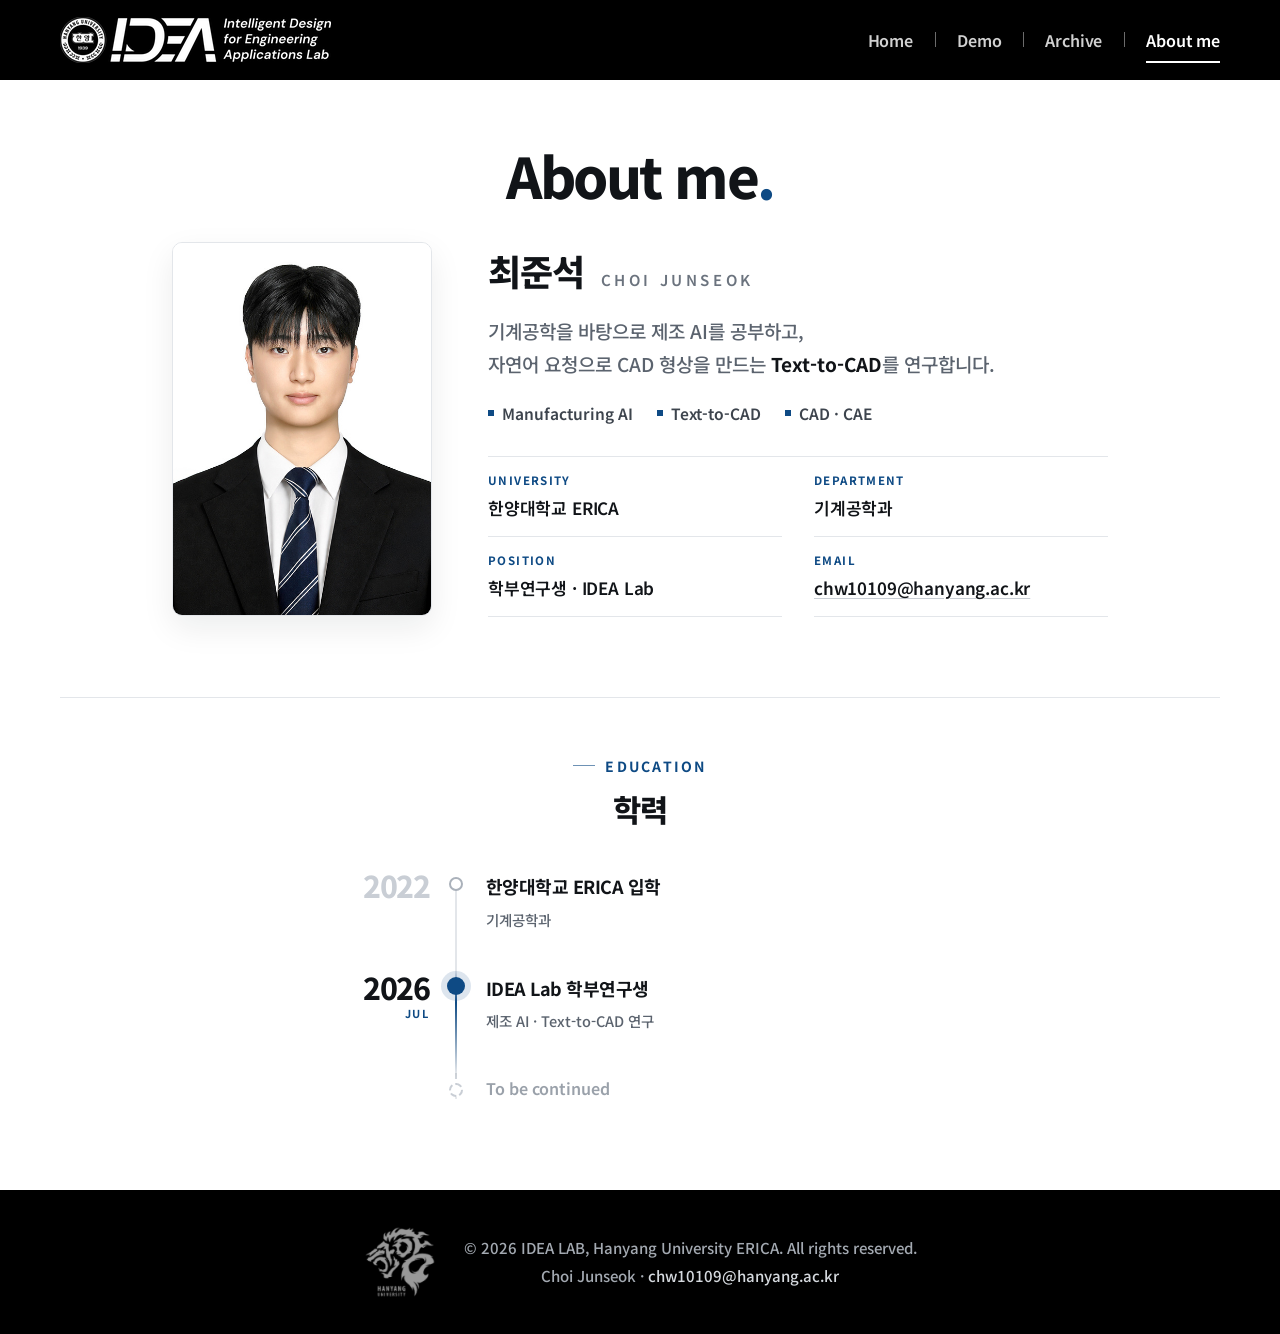
<file: about/index.html>
<!doctype html>
<html lang="ko">
<head>
  <meta charset="utf-8"><meta name="viewport" content="width=device-width, initial-scale=1">
  <title>About | 최준석</title>
  <meta name="description" content="한양대학교 ERICA 기계공학과 학부연구생 최준석 소개와 연구 연대기">
  <link rel="canonical" href="https://junseokchoi-hyu.github.io/about/">
  <meta property="og:type" content="website">
  <meta property="og:site_name" content="IDEA Lab · 최준석">
  <meta property="og:title" content="About | 최준석">
  <meta property="og:description" content="한양대학교 ERICA 기계공학과 학부연구생 · IDEA Lab">
  <meta property="og:url" content="https://junseokchoi-hyu.github.io/about/">
  <meta property="og:image" content="https://junseokchoi-hyu.github.io/assets/images/og-idealab.png">
  <meta property="og:image:width" content="1200">
  <meta property="og:image:height" content="630">
  <meta property="og:image:alt" content="IDEA Lab 로고">
  <meta name="twitter:card" content="summary_large_image">
  <meta name="twitter:image" content="https://junseokchoi-hyu.github.io/assets/images/og-idealab.png">
  <link rel="preconnect" href="https://fonts.googleapis.com"><link rel="preconnect" href="https://fonts.gstatic.com" crossorigin>
  <link href="https://fonts.googleapis.com/css2?family=Noto+Sans+KR:wght@400;500;600;700;800&display=swap" rel="stylesheet"><link rel="stylesheet" href="/styles.css?v=20261117a"><link rel="stylesheet" href="/multipage.css?v=20261117a">
  <link rel="stylesheet" href="/refine.css?v=20261117a">
  <link rel="stylesheet" href="/mono.css?v=20261117a">
  <link rel="stylesheet" href="/about.css?v=20261117a">
</head>
<body>
  <header class="site-header"><a class="lab-brand" href="/" aria-label="홈"><img src="/assets/images/idea-lab-logo-white@1x.png" srcset="/assets/images/idea-lab-logo-white@1x.png 1x, /assets/images/idea-lab-logo-white@1.25x.png 1.25x, /assets/images/idea-lab-logo-white@1.5x.png 1.5x, /assets/images/idea-lab-logo-white@1.75x.png 1.75x, /assets/images/idea-lab-logo-white@2x.png 2x, /assets/images/idea-lab-logo-white@3x.png 3x" alt="IDEA Lab"></a><nav aria-label="주요 메뉴"><a href="/">Home</a><a href="/demo/">Demo</a><a href="/archive/">Archive</a><a class="active" href="/about/">About me</a></nav></header>
  <main class="section-shell ab">
    <header class="ab-head reveal"><h1>About me<span>.</span></h1></header>

    <div class="ab-top">
      <img class="ab-photo reveal" src="/assets/images/choi-junseok-portrait-500.jpg" srcset="/assets/images/choi-junseok-portrait-250.jpg 250w, /assets/images/choi-junseok-portrait-500.jpg 500w, /assets/images/choi-junseok-portrait-750.jpg 750w" sizes="(max-width: 760px) 80vw, 260px" width="260" height="374" alt="최준석 프로필 사진">
      <div class="ab-body reveal delay-1">
        <p class="ab-name">최준석 <span>Choi Junseok</span></p>
        <p class="ab-lead">기계공학을 바탕으로 제조 AI를 공부하고,<br>자연어 요청으로 CAD 형상을 만드는 <strong>Text-to-CAD</strong>를 연구합니다.</p>
        <ul class="ab-keys" aria-label="관심 분야"><li>Manufacturing AI</li><li>Text-to-CAD</li><li>CAD · CAE</li></ul>
        <dl class="ab-facts">
          <div><dt>UNIVERSITY</dt><dd>한양대학교 ERICA</dd></div>
          <div><dt>DEPARTMENT</dt><dd>기계공학과</dd></div>
          <div><dt>POSITION</dt><dd>학부연구생 · IDEA Lab</dd></div>
          <div><dt>EMAIL</dt><dd><a href="mailto:chw10109@hanyang.ac.kr">chw10109@hanyang.ac.kr</a></dd></div>
        </dl>
      </div>
    </div>

    <section class="ab-timeline" aria-labelledby="tl-title">
      <header class="reveal"><p class="section-number">EDUCATION</p><h2 id="tl-title">학력</h2></header>
      <ol class="tl">
        <li class="reveal"><time><b>2022</b></time><i aria-hidden="true"></i><div><strong>한양대학교 ERICA 입학</strong><span>기계공학과</span></div></li>
        <li class="is-now reveal"><time><b>2026</b><small>JUL</small></time><i aria-hidden="true"></i><div><strong>IDEA Lab 학부연구생</strong><span>제조 AI · Text-to-CAD 연구</span></div></li>
        <li class="is-next reveal"><time></time><i aria-hidden="true"></i><div><strong>To be continued<em>…</em></strong></div></li>
      </ol>
    </section>
  </main>
  <footer id="contact" class="site-footer"><div class="section-shell footer-inner"><img class="footer-mark" src="/assets/images/hanyang-lion-white@1x.png" srcset="/assets/images/hanyang-lion-white@1x.png 1x, /assets/images/hanyang-lion-white@2x.png 2x" width="89" height="89" alt="한양대학교"><div class="footer-text"><p>© 2026 IDEA LAB, Hanyang University ERICA. All rights reserved.</p><p>Choi Junseok · <a href="mailto:chw10109@hanyang.ac.kr">chw10109@hanyang.ac.kr</a></p></div></div></footer>
  <script src="/app.js?v=20261117a"></script>
</body>
</html>
</file>
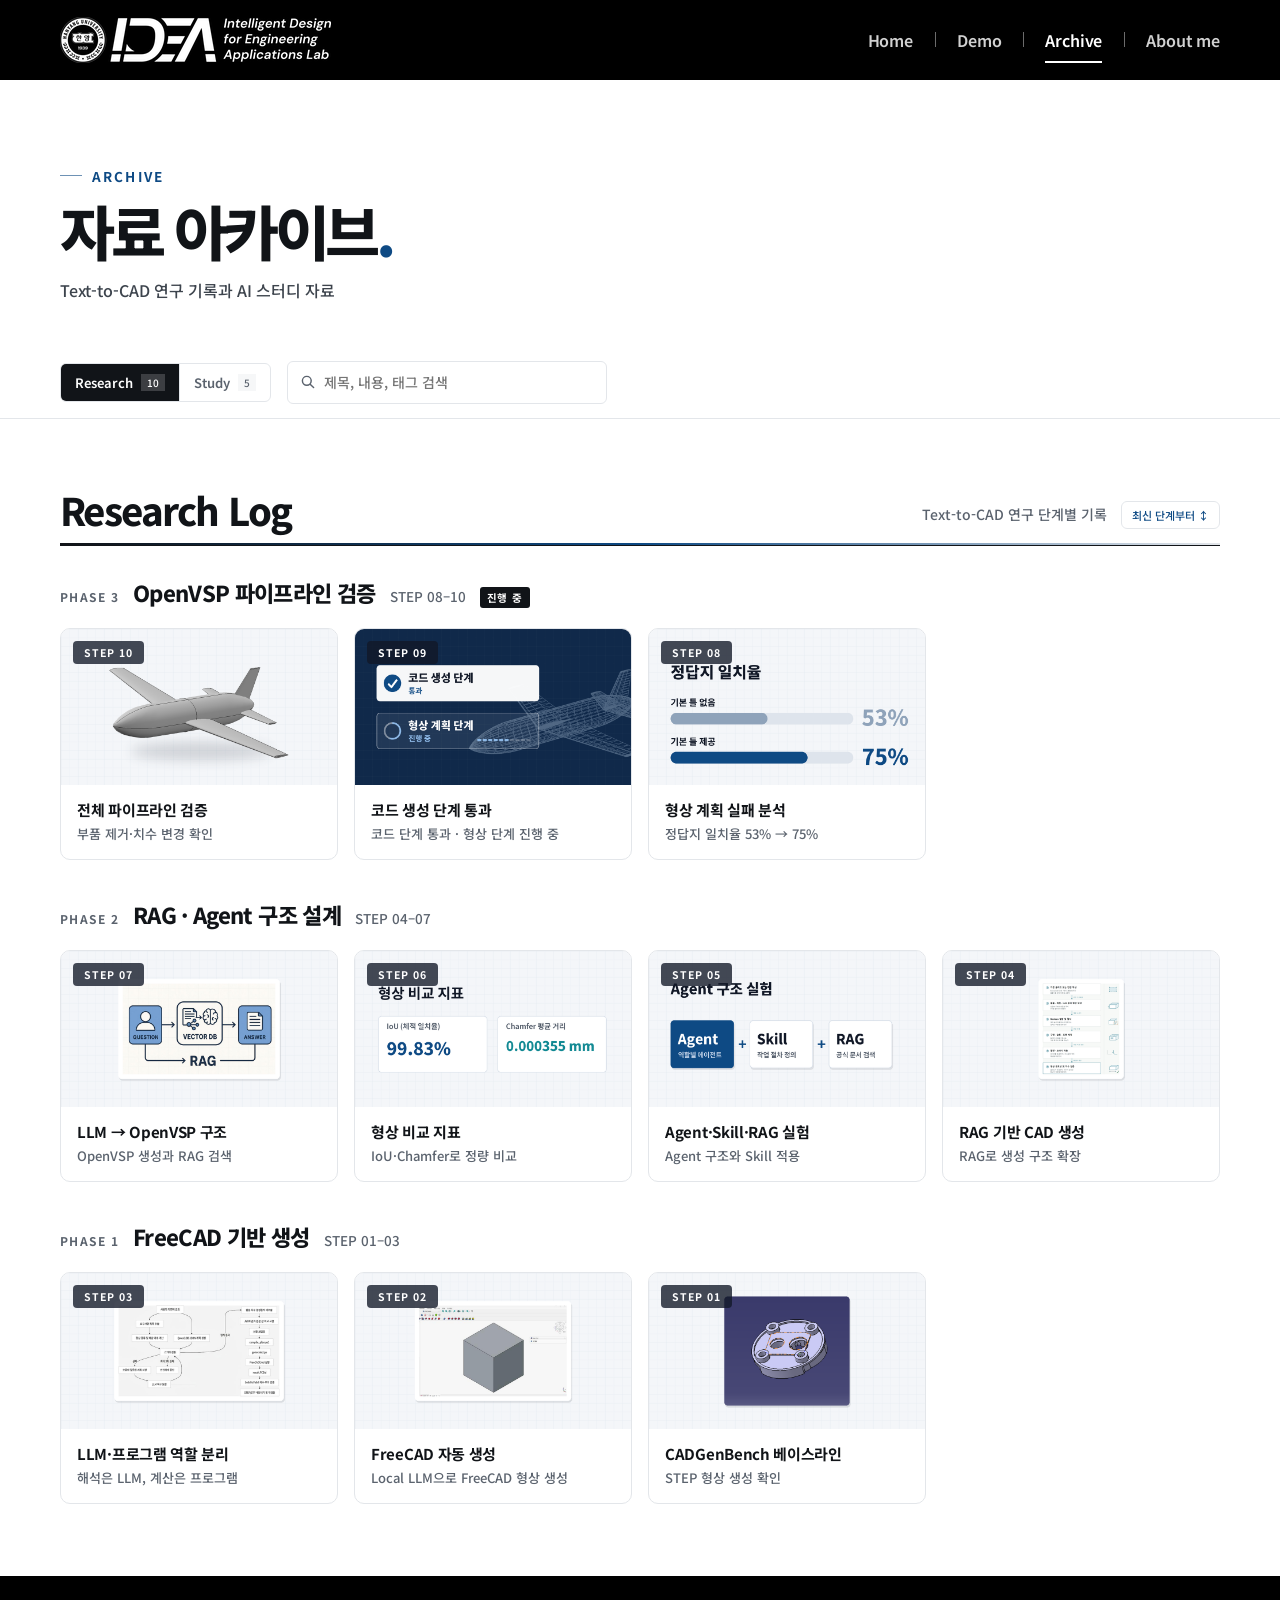
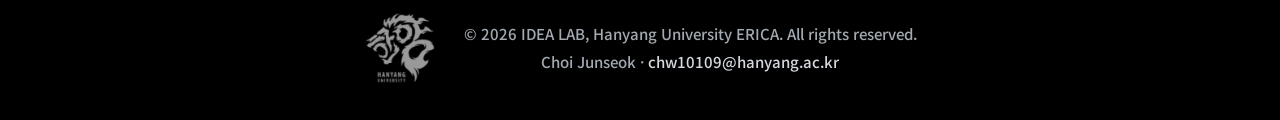
<file: archive/index.html>
<!doctype html>
<html lang="ko">
<head>
  <meta charset="utf-8">
  <meta name="viewport" content="width=device-width, initial-scale=1">
  <title>Archive | 최준석</title>
  <meta name="description" content="최준석 학부연구생의 연구 및 스터디 자료 아카이브">
  <link rel="canonical" href="https://junseokchoi-hyu.github.io/archive/">
  <meta property="og:type" content="website">
  <meta property="og:site_name" content="IDEA Lab · 최준석">
  <meta property="og:title" content="자료 아카이브 | 최준석">
  <meta property="og:description" content="Text-to-CAD 연구 기록과 AI 스터디 자료 모음">
  <meta property="og:url" content="https://junseokchoi-hyu.github.io/archive/">
  <meta property="og:image" content="https://junseokchoi-hyu.github.io/assets/images/og-idealab.png">
  <meta property="og:image:width" content="1200">
  <meta property="og:image:height" content="630">
  <meta property="og:image:alt" content="IDEA Lab 로고">
  <meta name="twitter:card" content="summary_large_image">
  <meta name="twitter:image" content="https://junseokchoi-hyu.github.io/assets/images/og-idealab.png">
  <link rel="preconnect" href="https://fonts.googleapis.com">
  <link rel="preconnect" href="https://fonts.gstatic.com" crossorigin>
  <link href="https://fonts.googleapis.com/css2?family=Noto+Sans+KR:wght@400;500;600;700;800&display=swap" rel="stylesheet">
  <link rel="stylesheet" href="/styles.css?v=20261117a">
  <link rel="stylesheet" href="/multipage.css?v=20261117a">
  <link rel="stylesheet" href="/archive.css?v=20261117a">
  <link rel="stylesheet" href="/refine.css?v=20261117a">
  <link rel="stylesheet" href="/mono.css?v=20261117a">
</head>
<body>
  <header class="site-header">
    <a class="lab-brand" href="/" aria-label="홈"><img src="/assets/images/idea-lab-logo-white@1x.png" srcset="/assets/images/idea-lab-logo-white@1x.png 1x, /assets/images/idea-lab-logo-white@1.25x.png 1.25x, /assets/images/idea-lab-logo-white@1.5x.png 1.5x, /assets/images/idea-lab-logo-white@1.75x.png 1.75x, /assets/images/idea-lab-logo-white@2x.png 2x, /assets/images/idea-lab-logo-white@3x.png 3x" alt="IDEA Lab"></a>
    <nav aria-label="주요 메뉴"><a href="/">Home</a><a href="/demo/">Demo</a><a class="active" href="/archive/">Archive</a><a href="/about/">About me</a></nav>
  </header>
  <main>
    <section class="archive-page-hero">
      <div class="section-shell archive-hero-inner archive-hero-grid">
        <div>
          <p class="eyebrow reveal">ARCHIVE</p>
          <h1 class="reveal delay-1">자료 아카이브<span>.</span></h1>
          <p class="reveal delay-2">Text-to-CAD 연구 기록과 AI 스터디 자료</p>
        <div class="archive-stats ax-hero-stats reveal delay-2">
          <dl>
            <div><dt>RESEARCH</dt><dd data-stat="research">10</dd><small>Text-to-CAD steps</small></div>
            <div><dt>STUDY</dt><dd data-stat="study">05</dd><small>Notes &amp; slides</small></div>
            <div><dt>FILES</dt><dd data-stat="files">15</dd><small>PDF documents</small></div>
          </dl>
        </div>

        </div>
        <div class="ax-hero-stack reveal delay-1" data-hero-stack aria-hidden="true"></div>
      </div>
    </section>

    <div class="archive-toolbar" role="search">
      <div class="section-shell archive-toolbar-inner">
        <div class="segmented" role="tablist" aria-label="분류">
          <button type="button" role="tab" data-kind="research" aria-selected="true">Research <small></small></button>
          <button type="button" role="tab" data-kind="study" aria-selected="false">Study <small></small></button>
        </div>
        <label class="archive-search">
          <svg viewBox="0 0 20 20" aria-hidden="true"><circle cx="8.5" cy="8.5" r="5.5"/><path d="m13 13 4 4"/></svg>
          <input id="archive-search" type="search" placeholder="제목, 내용, 태그 검색" autocomplete="off">
        </label>
      </div>
    </div>

    <section id="research-materials" class="archive-section section-shell" role="tabpanel">
      <header class="archive-section-header"><div><span>01</span><h2>Research Log</h2></div><p>Text-to-CAD 연구 단계별 기록 <button type="button" class="sort-toggle" data-sort>최신 단계부터</button></p></header>
      <div id="research-phases"></div>
    </section>

    <section id="study-materials" class="archive-section section-shell" role="tabpanel" hidden>
      <header class="archive-section-header"><div><span>02</span><h2>Study</h2></div><p>AI 학습 노트와 스터디 발표 자료</p></header>
      <ul id="study-list" class="ax-grid ax-study-grid"></ul>
    </section>

    <div class="archive-empty section-shell" data-empty hidden>
      <p>조건에 맞는 자료가 없습니다.</p>
      <button type="button" data-reset>필터 초기화</button>
    </div>
    <noscript><p class="section-shell archive-note">자료 목록을 보려면 JavaScript가 필요합니다.</p></noscript>
  </main>

  <dialog id="pdf-viewer" class="pdf-viewer" aria-labelledby="pdf-title">
    <div class="pdf-viewer-head">
      <h2 id="pdf-title"></h2>
      <a id="pdf-open" href="#" target="_blank" rel="noreferrer">새 탭에서 열기 ↗</a>
      <button type="button" data-close aria-label="닫기">✕</button>
    </div>
    <iframe id="pdf-frame" title="PDF 미리보기" src="about:blank"></iframe>
  </dialog>

  <footer id="contact" class="site-footer"><div class="section-shell footer-inner"><img class="footer-mark" src="/assets/images/hanyang-lion-white@1x.png" srcset="/assets/images/hanyang-lion-white@1x.png 1x, /assets/images/hanyang-lion-white@2x.png 2x" width="89" height="89" alt="한양대학교"><div class="footer-text"><p>© 2026 IDEA LAB, Hanyang University ERICA. All rights reserved.</p><p>Choi Junseok · <a href="mailto:chw10109@hanyang.ac.kr">chw10109@hanyang.ac.kr</a></p></div></div></footer>
  <script src="/archive-data.js?v=20261117a"></script>
  <script src="/archive.js?v=20261117a"></script>
  <script src="/app.js?v=20261117a"></script>
</body>
</html>
</file>
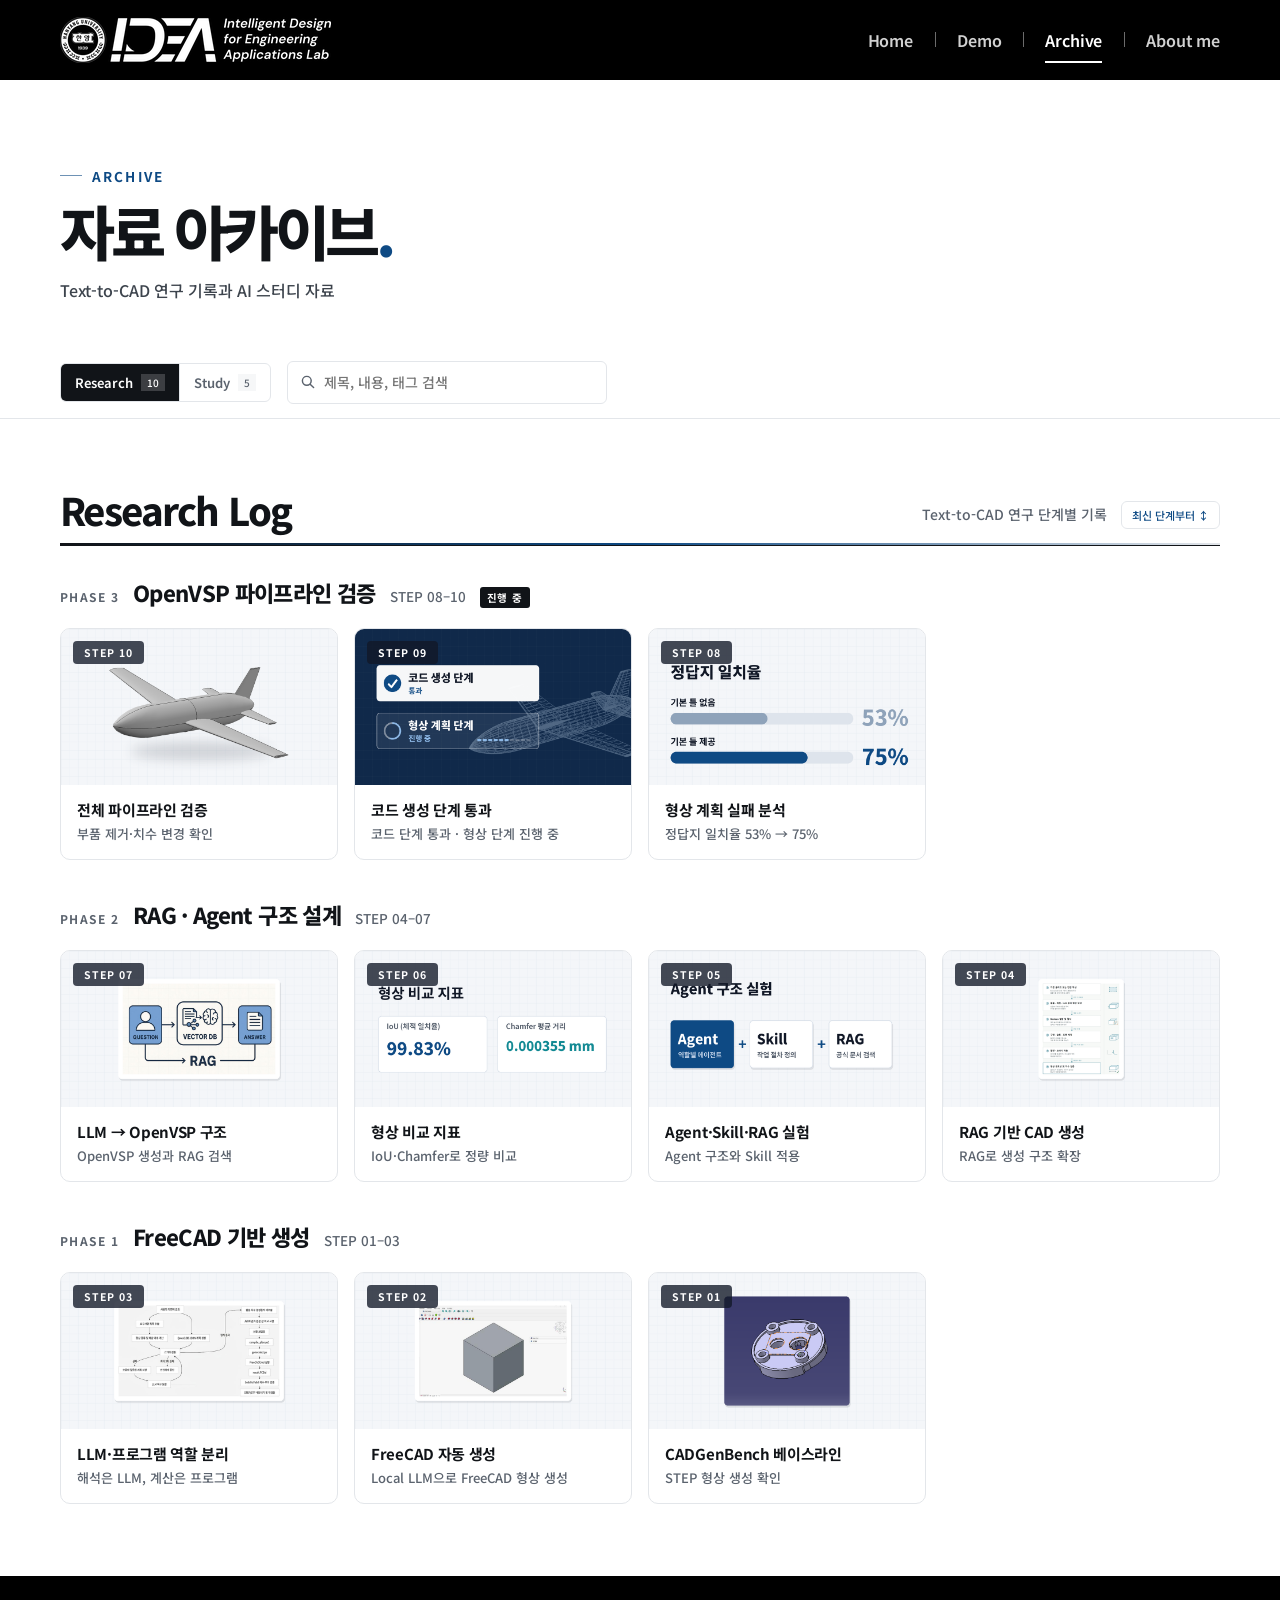
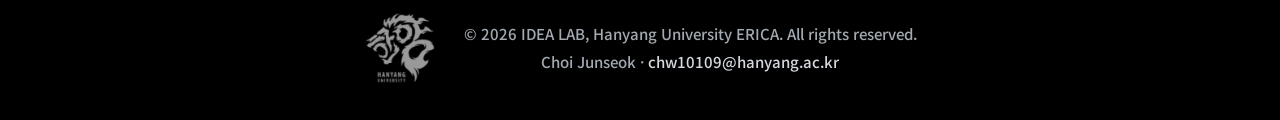
<file: archive.html>
<!doctype html>
<html lang="ko"><head><meta charset="utf-8"><title>이동 중…</title>
<link rel="canonical" href="https://junseokchoi-hyu.github.io/archive/">
<meta http-equiv="refresh" content="0; url=/archive/">
<script>location.replace('/archive/' + location.hash);</script>
</head><body><a href="/archive/">새 주소로 이동</a></body></html>
</file>
<file: styles.css>
:root{--ink:#0b2b4a;--blue:#15568a;--aqua:#1fb9c7;--paper:#fff;--mist:#f2f6f8;--line:#d7e1e8;--muted:#5d7183;--navy:#102e4b}*{box-sizing:border-box}html{scroll-behavior:smooth}body{margin:0;color:var(--ink);background:var(--paper);font-family:'Noto Sans KR',sans-serif;line-height:1.65}.site-header{height:86px;display:flex;align-items:center;justify-content:space-between;padding:0 clamp(24px,5vw,76px);border-bottom:1px solid var(--line);background:#fff;position:sticky;top:0;z-index:20}.lab-brand{display:flex;align-items:center;width:255px}.lab-brand img{width:100%;height:auto;display:block}.site-header nav{display:flex;gap:28px}.site-header nav a{font-size:14px;font-weight:700;color:var(--ink);text-decoration:none}.site-header nav a:hover,.text-link:hover,.file-link:hover{color:var(--blue)}.section-shell{width:min(1160px,calc(100% - 48px));margin:auto}.hero{min-height:630px;display:grid;grid-template-columns:1.2fr .8fr;align-items:center;gap:80px;padding:72px 0}.eyebrow,.section-number,.profile-info dt,.archive-heading p,.project-kicker,.site-footer>p{font:500 12px 'Noto Sans KR',sans-serif;letter-spacing:.11em;color:var(--blue);margin:0}.hero h1,.section-intro h2,.demo-hero h1{font-size:clamp(50px,7vw,92px);line-height:1.02;letter-spacing:-.075em;margin:16px 0 20px;font-weight:800}.hero h1 span{color:var(--aqua)}.hero-lead{font-size:clamp(18px,2vw,25px);line-height:1.65;margin:0;color:#355671}.hero-links{display:flex;align-items:center;gap:25px;margin-top:38px}.button{display:inline-flex;gap:22px;align-items:center;text-decoration:none;font-size:14px;font-weight:700;padding:13px 17px;position:relative;overflow:hidden;transition:transform .18s ease}.button-dark{color:#fff;background:var(--ink)}.button-light{color:var(--ink);background:#fff}.button.is-pressed{transform:scale(.94)}.button-ripple{position:absolute;border-radius:50%;transform:scale(0);opacity:.6;pointer-events:none;animation:button-ripple-anim .55s ease-out forwards}.button-dark .button-ripple{background:rgba(255,255,255,.5)}.button-light .button-ripple{background:rgba(11,43,74,.16)}@keyframes button-ripple-anim{to{transform:scale(1);opacity:0}}.text-link,.file-link{color:var(--ink);font-size:14px;font-weight:700;text-decoration:none}.profile-card{background:var(--mist);padding:18px}.portrait{display:block;width:100%;height:298px;object-fit:cover;object-position:50% 17%;filter:saturate(.88)}.profile-info{padding:18px 6px 6px}.profile-name{font:600 20px 'Noto Sans KR',sans-serif;margin:0 0 17px}.profile-info dl{margin:0;display:grid;grid-template-columns:1fr 1fr;gap:14px 22px}.profile-info dd{font-size:13px;margin:3px 0 0;color:#34536c;word-break:break-all}.profile-info a{color:inherit}.interests{padding:115px 0}.section-intro{max-width:650px}.section-intro h2{font-size:clamp(42px,5vw,64px);margin:11px 0 12px}.section-intro>p:last-child{font-size:17px;color:var(--muted);margin:0}.interest-grid{display:grid;grid-template-columns:repeat(3,1fr);gap:18px;margin-top:48px}.interest-card{border-top:3px solid var(--ink);padding:22px 0 8px}.interest-card span,.metric span{font:500 14px 'Noto Sans KR',sans-serif;color:var(--aqua)}.interest-card h3{font-size:22px;letter-spacing:-.04em;margin:35px 0 11px}.interest-card p{margin:0;color:var(--muted);font-size:15px}.research-band,.evaluation{background:var(--navy);color:#fff}.research-layout{display:grid;grid-template-columns:.82fr 1.18fr;gap:80px;padding:105px 0}.light h2,.light>p:last-child{color:#fff}.light .section-number{color:#72c8da}.feature-project{border-top:1px solid rgba(255,255,255,.45);padding-top:18px}.project-top{display:flex;justify-content:space-between;color:#9cb5ca}.project-top span{font:500 12px 'Noto Sans KR',sans-serif}.project-kicker{color:#76cbdb}.feature-project h3{font-size:clamp(28px,3.4vw,45px);line-height:1.25;letter-spacing:-.06em;margin:25px 0}.feature-project>p{color:#d3e1ec;max-width:560px;font-size:16px}.project-tags,.demo-meta{display:flex;flex-wrap:wrap;gap:8px;margin:30px 0}.project-tags span,.demo-meta span{border:1px solid rgba(255,255,255,.45);padding:4px 9px;font:500 11px 'Noto Sans KR',sans-serif;letter-spacing:.04em}.project-actions{display:flex;gap:25px;align-items:center;margin-top:34px}.project-actions .file-link{color:#fff}.archive{padding:115px 0}.archive-grid{display:grid;grid-template-columns:1fr 1fr;gap:42px;margin-top:48px}.archive-group{border-top:2px solid var(--ink)}.archive-heading{display:flex;align-items:baseline;gap:16px;padding:20px 0}.archive-heading h3{margin:0;font-size:25px;letter-spacing:-.05em}.resource-row{display:grid;grid-template-columns:64px 1fr auto;gap:13px;align-items:center;padding:18px 0;border-top:1px solid var(--line);color:var(--ink);text-decoration:none}.resource-row:hover strong{color:var(--blue)}.resource-type{font:500 11px 'Noto Sans KR',sans-serif;border:1px solid #a9bccb;padding:3px 6px;text-align:center;color:var(--blue)}.resource-row strong{display:block;font-size:15px}.resource-row small{display:block;color:var(--muted);font-size:13px;margin-top:2px}.resource-row>b{font-size:12px;white-space:nowrap}.archive-note{font-size:13px;color:var(--muted);margin:21px 0}.site-footer{border-top:1px solid var(--line);padding:32px 0 50px;display:grid;grid-template-columns:110px 1fr auto;align-items:center}.site-footer a{font:600 20px 'Noto Sans KR',sans-serif;color:var(--ink);text-decoration:none}.site-footer span{font-size:12px;color:var(--muted)}.demo-hero{padding:105px 0 90px}.demo-hero h1{font-size:clamp(50px,8vw,106px);margin:18px 0}.demo-hero h1 em{font-style:normal;color:var(--aqua);font-size:.52em;letter-spacing:-.06em}.demo-summary{max-width:680px;font-size:20px;color:var(--muted)}.demo-meta span{color:var(--ink);border-color:var(--line)}.pipeline{padding:100px 0}.pipeline-list{list-style:none;margin:50px 0 0;padding:0;border-top:1px solid var(--line)}.pipeline-list li{display:grid;grid-template-columns:110px 1fr;gap:22px;padding:23px 0;border-bottom:1px solid var(--line)}.pipeline-list b{font:500 16px 'Noto Sans KR',sans-serif;color:var(--aqua)}.pipeline-list strong,.pipeline-list span{display:block}.pipeline-list strong{font-size:20px}.pipeline-list span{color:var(--muted);font-size:15px;margin-top:2px}.evaluation{padding:100px 0}.metric-grid{display:grid;grid-template-columns:repeat(3,1fr);gap:20px;margin-top:45px}.metric{border:1px solid rgba(255,255,255,.4);padding:25px;min-height:210px}.metric h3{font-size:21px;margin:35px 0 10px}.metric p{font-size:14px;color:#d2e0ed;margin:0}.results{padding:105px 0}.result-grid{display:grid;grid-template-columns:repeat(3,1fr);gap:18px;margin-top:48px}.result-slot{border:1px solid var(--line);padding:16px}.slot-visual{height:170px;background:linear-gradient(135deg,#edf6f7,#d9e9f0);border:1px dashed #89aabd;display:flex;flex-direction:column;justify-content:center;align-items:center;text-align:center;color:#3c627b}.slot-visual.output{background:linear-gradient(135deg,#e8f6f5,#c7e9e7)}.slot-visual.compare{background:linear-gradient(135deg,#edf0f6,#dae3ef)}.slot-visual span{font:500 11px 'Noto Sans KR',sans-serif;letter-spacing:.1em}.slot-visual p{font-size:14px;margin:5px 0 0}.result-slot h3{font-size:18px;margin:20px 0 6px}.result-slot>p{font-size:14px;color:var(--muted);margin:0}.result-callout{margin-top:20px;background:var(--mist);padding:26px 30px;display:grid;grid-template-columns:75px 1fr auto;align-items:center;gap:20px}.result-callout span{font:500 11px 'Noto Sans KR',sans-serif;color:var(--blue)}.result-callout p{font-size:14px;color:var(--muted);margin:0}.result-callout a{font-size:13px;font-weight:700;color:var(--ink);white-space:nowrap}.reveal{opacity:0;transform:translateY(18px);transition:opacity .7s ease,transform .7s ease}.reveal.is-visible{opacity:1;transform:none}.delay-1{transition-delay:.12s}.delay-2{transition-delay:.24s}.delay-3{transition-delay:.36s}@media(max-width:760px){.site-header{height:70px;padding:0 20px}.lab-brand{width:190px}.site-header nav{display:none}.section-shell{width:min(100% - 40px,1160px)}.hero{grid-template-columns:1fr;gap:42px;padding:62px 0}.profile-card{max-width:420px}.interests,.archive,.results,.pipeline,.demo-hero{padding:75px 0}.interest-grid,.metric-grid,.result-grid,.archive-grid{grid-template-columns:1fr}.research-layout{grid-template-columns:1fr;gap:45px;padding:75px 0}.project-actions{align-items:flex-start;flex-direction:column;gap:18px}.profile-info dl{grid-template-columns:1fr}.site-footer{grid-template-columns:1fr;gap:10px}.site-footer a{font-size:16px}.result-callout{grid-template-columns:1fr;gap:10px}.pipeline-list li{grid-template-columns:55px 1fr}.hero-links{align-items:flex-start;flex-direction:column;gap:20px}}
</file>
<file: multipage.css>
.site-header nav a{position:relative}
.site-header nav a.active::after{content:"";position:absolute;left:0;right:0;bottom:-9px;height:2px;background:var(--aqua)}

.hero{grid-template-columns:.9fr 1.1fr;gap:58px}
.profile-card{display:grid;grid-template-columns:minmax(185px,42%) 1fr;align-items:stretch;padding:16px;min-width:0}
.profile-card .portrait{height:340px;object-fit:cover;object-position:50% 16%;filter:none}
.profile-info{display:flex;flex-direction:column;justify-content:center;padding:20px 12px 20px 26px}
.profile-info dl{grid-template-columns:1fr;gap:15px}
.profile-name{font-family:'Noto Sans KR',sans-serif;font-size:23px;font-weight:700;letter-spacing:-.035em;line-height:1.3;margin-bottom:22px}
.profile-info dt{font-family:'Noto Sans KR',sans-serif;font-size:10px;font-weight:700;letter-spacing:.1em;color:#527086}
.profile-info dd{font-family:'Noto Sans KR',sans-serif;font-size:14px;font-weight:500;letter-spacing:-.02em;line-height:1.5;color:#183e5b}
.profile-info a{font-family:inherit;text-decoration-thickness:1px;text-underline-offset:3px}

.archive-cards{display:grid;grid-template-columns:1fr 1fr;gap:24px;margin-top:48px}
.archive-card{display:grid;grid-template-columns:44% 1fr;min-height:230px;border:1px solid var(--line);color:var(--ink);text-decoration:none;background:#fff;overflow:hidden;transition:transform .25s ease,border-color .25s ease,box-shadow .25s ease}
.archive-card:hover{transform:translateY(-4px);border-color:#9db5c5;box-shadow:0 16px 40px rgba(11,43,74,.09)}
.archive-card>img{width:100%;height:100%;min-height:230px;object-fit:cover;background:#e9eff3}
.archive-card>div{display:flex;flex-direction:column;align-items:flex-start;justify-content:center;padding:25px}
.archive-card span{font:500 11px 'Noto Sans KR',sans-serif;letter-spacing:.08em;color:var(--blue)}
.archive-card h3{font-size:22px;line-height:1.35;letter-spacing:-.04em;margin:13px 0 8px}
.archive-card p{font-size:14px;color:var(--muted);margin:0 0 22px}
.archive-card b{margin-top:auto;font-size:12px}

.research-page-hero{padding:110px 0 85px;border-bottom:1px solid var(--line)}
.research-page-hero h1{font-size:clamp(54px,7vw,94px);line-height:1.04;letter-spacing:-.075em;margin:14px 0 24px}
.research-page-hero h1 span{color:var(--aqua)}
.research-page-hero>p:last-child{font-size:20px;color:var(--muted);margin:0}
.research-list{padding:40px 0 110px}
.research-entry{display:grid;grid-template-columns:135px 38% 1fr;gap:32px;padding:56px 0;border-bottom:1px solid var(--line)}
.research-entry-index span{display:block;font:500 25px 'Noto Sans KR',sans-serif;color:var(--aqua)}
.research-entry-index small{display:block;font:500 10px 'Noto Sans KR',sans-serif;color:var(--muted);margin-top:8px}
.research-entry-media img{display:block;width:100%;height:100%;min-height:340px;object-fit:cover;object-position:center;background:#eef2f4}
.research-entry-body h2{font-size:clamp(28px,3.5vw,44px);line-height:1.25;letter-spacing:-.055em;margin:14px 0 20px}
.research-entry-body>p:not(.project-kicker){font-size:15px;color:var(--muted)}
.research-entry-flow{display:flex;align-items:center;flex-wrap:wrap;gap:9px;margin:26px 0;color:var(--blue);font:500 11px 'Noto Sans KR',sans-serif}
.dark-tags span{color:var(--ink);border-color:#afc1cc}
.research-entry-body .project-actions{margin-top:28px}
.future-entry{grid-template-columns:135px 1fr;background:var(--mist);padding:42px 32px;margin-top:35px;border:0}
.future-entry .research-entry-body{max-width:650px}

.demo-result-image{max-width:900px;margin:36px auto 24px;border:1px solid var(--line);background:var(--mist)}
.demo-result-image img{display:block;width:100%;height:auto}
.demo-result-image figcaption{display:flex;gap:25px;align-items:center;padding:16px 20px}
.demo-result-image figcaption span{font:500 11px 'Noto Sans KR',sans-serif;color:var(--blue)}
.demo-result-image figcaption p{font-size:14px;color:var(--muted);margin:0}
.demo-video{max-width:900px;margin:0 auto;display:grid;grid-template-columns:.72fr 1.28fr;gap:30px;align-items:start;padding:30px;background:var(--navy);color:#fff}
.demo-video+.demo-video{margin-top:18px}
.demo-video-copy h3{font-size:25px;line-height:1.3;letter-spacing:-.05em;margin:10px 0}
.demo-video-copy>p:last-child{font-size:14px;color:#cfdeea}
.demo-video video{display:block;width:100%;background:#000;aspect-ratio:16/9}

@media(max-width:900px){
  .hero{grid-template-columns:1fr}
  .profile-card{max-width:none}
  .research-entry{grid-template-columns:90px 1fr}
  .research-entry-media{grid-column:2}
  .research-entry-body{grid-column:2}
}
@media(max-width:760px){
  .site-header nav{display:flex;gap:16px}.site-header nav a{font-size:12px}.site-header nav a:nth-last-child(1){display:none}
  .profile-card{grid-template-columns:1fr}.profile-card .portrait{height:390px}.profile-info{padding:24px 8px 12px}
  .archive-cards{grid-template-columns:1fr}.archive-card{grid-template-columns:1fr}.archive-card>img{height:220px;min-height:0}
  .research-page-hero{padding:75px 0 60px}.research-entry{grid-template-columns:1fr;gap:20px}.research-entry-index,.research-entry-media,.research-entry-body{grid-column:1}.research-entry-media img{min-height:230px}.future-entry{grid-template-columns:1fr;padding:30px 22px}
  .demo-video{grid-template-columns:1fr;padding:25px}.demo-result-image figcaption{align-items:flex-start}
}

/* 2026 portfolio information architecture */
body{background:#fff}
.site-header{height:78px;padding-inline:clamp(24px,5vw,72px);box-shadow:0 1px 0 rgba(11,43,74,.04)}
.lab-brand{width:238px}
.site-header nav{gap:34px}
.site-header nav a{font-size:13px;letter-spacing:.01em}
.site-header nav a.active::after{bottom:-11px}
.site-header nav{align-items:center}
.nav-dropdown-wrap{position:relative;display:flex;align-items:center;height:78px}
.nav-dropdown-trigger{position:relative;border:0;background:transparent;padding:0;color:var(--ink);font:700 13px 'Noto Sans KR',sans-serif;cursor:pointer;white-space:nowrap}
.nav-dropdown-trigger>span{display:inline-block;margin-left:4px;font-size:12px;transition:transform .2s ease}
.nav-dropdown-trigger.active::after{content:"";position:absolute;left:0;right:0;bottom:-11px;height:2px;background:var(--aqua)}
.nav-dropdown{position:absolute;top:64px;left:50%;z-index:30;width:220px;padding:8px;background:#fff;border:1px solid var(--line);box-shadow:0 16px 38px rgba(11,43,74,.14);opacity:0;visibility:hidden;transform:translate(-50%,-6px);transition:opacity .18s ease,transform .18s ease,visibility .18s ease}
.nav-dropdown a{display:block;padding:11px 13px;font-size:13px;font-weight:600;border:0;color:var(--ink)}
.nav-dropdown a::after{display:none!important}
.nav-dropdown a:hover,.nav-dropdown a.current{background:#eef4f7;color:var(--blue)}
.nav-dropdown a.nav-subitem{padding-left:28px;color:#46657b}
.nav-dropdown a.nav-subitem::before{content:"↳";margin-right:7px;color:var(--aqua)}
.nav-dropdown-wrap:hover .nav-dropdown,.nav-dropdown-wrap:focus-within .nav-dropdown,.nav-dropdown-wrap.is-open .nav-dropdown{opacity:1;visibility:visible;transform:translate(-50%,0)}
.nav-dropdown-wrap:hover .nav-dropdown-trigger>span,.nav-dropdown-wrap.is-open .nav-dropdown-trigger>span{transform:rotate(180deg)}

.hero{min-height:610px;padding-block:78px;grid-template-columns:.85fr 1.15fr;gap:72px}
.hero-copy{max-width:580px}
.hero h1{font-size:clamp(58px,6.5vw,88px)}
.profile-card{background:linear-gradient(135deg,#f9fcfd 0%,#edf6f8 100%);border:1px solid #c7dce5;padding:14px}
.profile-card .portrait{height:360px}

.page-index{border-top:1px solid var(--line);border-bottom:1px solid var(--line);background:#fff}
.page-index-inner{display:grid;grid-template-columns:repeat(3,1fr)}
.page-index a{display:grid;grid-template-columns:38px 1fr;grid-template-rows:auto auto;padding:24px 28px;color:var(--ink);text-decoration:none;border-left:1px solid var(--line);transition:background .2s ease}
.page-index a:last-child{border-right:1px solid var(--line)}
.page-index a:hover{background:#f3f7f9}
.page-index span{grid-row:1/3;font:500 12px 'Noto Sans KR',sans-serif;color:var(--aqua);padding-top:2px}
.page-index strong{font-size:15px}
.page-index small{font:400 10px 'Noto Sans KR',sans-serif;color:var(--muted);margin-top:2px}

.section-block{padding:112px 0;border-bottom:1px solid var(--line)}
.section-soft{background:#f3f6f8;border-top:0}
.section-layout{display:grid;grid-template-columns:300px minmax(0,1fr);gap:78px;align-items:start}
.section-layout .section-intro h2{font-size:clamp(42px,4.5vw,58px);margin-top:12px}
.section-layout .section-intro>p:last-of-type{font-size:16px;line-height:1.75}
.section-soft .interest-grid{margin-top:0;gap:14px}
.section-soft .interest-card{background:#fff;border:1px solid var(--line);border-top:3px solid var(--ink);padding:24px 22px 28px;min-height:255px}
.section-soft .interest-card h3{font-size:21px;margin-top:42px}

.research-band{border-top:0;border-bottom:1px solid #26445f}
.research-layout{grid-template-columns:300px minmax(0,1fr);gap:78px;padding-block:112px}
.feature-project{padding:22px 0 4px}
.feature-project h3{margin-top:32px}
.feature-project h3.project-title{font-size:clamp(38px,4.4vw,58px);line-height:1.05;letter-spacing:-.055em;margin-bottom:28px}
.feature-project h3.project-title span{display:block;margin-top:18px;color:#76cbdb;font:500 clamp(13px,1.4vw,17px) 'Noto Sans KR',sans-serif;letter-spacing:.04em}

.archive-preview{background:#fff}
.archive-preview .section-intro .button{margin-top:30px}
.archive-preview-list{border-top:2px solid var(--ink)}
.preview-row{display:grid;grid-template-columns:94px 1fr 34px;align-items:center;gap:20px;min-height:112px;border-bottom:1px solid var(--line);color:var(--ink);text-decoration:none;transition:padding .2s ease,background .2s ease}
.preview-row:hover{padding-inline:14px;background:#f5f8fa}
.preview-row>span{font:500 10px 'Noto Sans KR',sans-serif;letter-spacing:.08em;color:var(--blue)}
.preview-row strong{display:block;font-size:18px;letter-spacing:-.025em}
.preview-row small{display:block;font-size:13px;color:var(--muted);margin-top:4px}
.preview-row>b{font:500 13px 'Noto Sans KR',sans-serif;color:#8ba3b4}
.archive-category-grid{display:grid;grid-template-columns:1fr 1fr;gap:18px}
.archive-category-card{display:block;overflow:hidden;border:1px solid var(--line);background:#fff;color:var(--ink);text-decoration:none;transition:transform .25s ease,box-shadow .25s ease,border-color .25s ease}
.archive-category-card:hover{transform:translateY(-5px);border-color:#9db5c5;box-shadow:0 16px 38px rgba(11,43,74,.1)}
.archive-category-card figure{position:relative;height:180px;margin:0;overflow:hidden;background:#e9eff3}
.archive-category-card figure img{display:block;width:100%;height:100%;object-fit:cover;object-position:center}
.archive-category-card figure span{position:absolute;right:12px;bottom:12px;padding:5px 8px;background:rgba(11,43,74,.9);color:#fff;font:500 10px 'Noto Sans KR',sans-serif;letter-spacing:.08em}
.archive-category-card>div{padding:22px 24px 24px}
.archive-category-card p{margin:0;color:var(--blue);font:500 10px 'Noto Sans KR',sans-serif;letter-spacing:.1em}
.archive-category-card h3{margin:10px 0 4px;font-size:26px;letter-spacing:-.04em}
.archive-category-card small{display:block;color:var(--muted);font-size:13px}
.archive-category-card b{display:block;margin-top:24px;font-size:12px}

.site-footer{background:#0d2944;color:#fff;border:0;padding:0}
.footer-inner{min-height:126px;display:grid;grid-template-columns:100px minmax(280px,1fr) max-content;gap:26px;align-items:center}
.site-footer .footer-inner>p{color:#7dcbd7}
.site-footer .footer-inner>a{color:#fff;font-family:'Noto Sans KR',sans-serif;font-size:16px;font-weight:600;letter-spacing:0;line-height:1.4}
.site-footer .footer-inner>span{color:#a9bdcc;text-align:right;white-space:nowrap}

.research-page-hero{padding:0;background:#f3f6f8;border-bottom:1px solid var(--line)}
.research-hero-inner{padding-block:108px 88px}
.research-page-hero h1{margin-bottom:20px}
.research-list{padding-top:28px}
.research-entry{padding-block:68px}
.future-entry{margin-top:18px;border-left:4px solid #a7bcc9}

.archive-page-hero{background:#102e4b;color:#fff;border-bottom:1px solid #294761}
.archive-hero-inner{min-height:330px;display:grid;grid-template-columns:1fr;align-items:center;padding-block:76px}
.archive-page-hero .eyebrow{color:#73cad8}
.archive-page-hero h1{font-size:clamp(54px,7vw,90px);line-height:1.05;letter-spacing:-.075em;margin:14px 0 22px}
.archive-page-hero h1 span{color:var(--aqua)}
.archive-page-hero p:last-child{font-size:18px;color:#d3e1ec;margin:0}
.archive-section{padding-block:92px}
.archive-study-section{background:#f3f6f8;border-top:1px solid var(--line);padding-block:92px}
.archive-section-header{display:flex;align-items:end;justify-content:space-between;border-bottom:2px solid var(--ink);padding-bottom:20px;margin-bottom:34px}
.archive-section-header>div{display:flex;align-items:baseline;gap:22px}
.archive-section-header span{font:500 13px 'Noto Sans KR',sans-serif;color:var(--aqua)}
.archive-section-header h2{font-size:38px;line-height:1;margin:0;letter-spacing:-.05em}
.archive-section-header p{font-size:14px;color:var(--muted);margin:0}
.archive-page-grid{display:grid;gap:22px}
.research-archive-grid{grid-template-columns:repeat(2,minmax(0,1fr))}
.study-archive-grid{grid-template-columns:repeat(3,1fr)}
.archive-page-grid .archive-card{grid-template-columns:1fr;min-height:0;background:#fff}
.archive-page-grid .archive-card>img{height:210px;min-height:0;border-bottom:1px solid var(--line)}
.archive-page-grid .archive-card>img.study-thumb{object-fit:contain;object-position:center;background:#e9eff3;padding:10px}
.archive-page-grid .archive-card>img.note-thumb{background:#f4f6f7;padding:8px}
.archive-page-grid .archive-card>img.cad-thumb{object-fit:cover;object-position:68% 54%;background:#eef2f4}
.archive-page-grid .archive-card>img.document-result-thumb{object-fit:contain;object-position:center;background:#f4f8fa}
.archive-page-grid .archive-card>div{min-height:225px;justify-content:flex-start}
.archive-page-grid .archive-card-featured{grid-template-columns:48% 1fr}
.archive-page-grid .archive-card-featured>img{height:100%;min-height:315px;border-bottom:0;border-right:1px solid var(--line)}
.archive-page-grid .archive-card-featured>div{justify-content:center}

.demo-hero{padding:0;background:#f3f6f8;border-bottom:1px solid var(--line)}
.demo-hero-inner{padding-block:104px 88px}
.demo-hero h1{max-width:980px;margin:18px 0 24px}
.demo-hero h1 em{display:block;margin-top:28px;font-size:clamp(34px,.52em,55px);line-height:1.22;letter-spacing:-.055em}
.pipeline{border-bottom:1px solid var(--line)}
.evaluation{border-top:0;border-bottom:1px solid #294761}
.project-documents{padding:78px 0;background:var(--navy);color:#fff;border-bottom:1px solid #294761}
.project-document-grid{max-width:1100px;display:grid;grid-template-columns:repeat(3,1fr);gap:18px;margin-top:34px}
.project-document-card{display:grid;grid-template-rows:180px 1fr;overflow:hidden;background:#fff;color:var(--ink);text-decoration:none;border:1px solid rgba(255,255,255,.18);transition:transform .25s ease,box-shadow .25s ease}
.project-document-card:hover{transform:translateY(-5px);box-shadow:0 18px 42px rgba(0,0,0,.2)}
.project-document-card>img{display:block;width:100%;height:100%;object-fit:cover;object-position:center;background:#e8eef2}
.project-document-card>img.document-page{object-position:center 18%}
.project-document-card>img.document-result-page{object-fit:contain;object-position:center;background:#f4f8fa}
.project-document-card>div{display:flex;flex-direction:column;align-items:flex-start;min-height:190px;padding:20px 22px}
.project-document-card span{font:500 11px 'Noto Sans KR',sans-serif;letter-spacing:.08em;color:var(--blue)}
.project-document-card h3{font-size:20px;line-height:1.35;letter-spacing:-.04em;margin:10px 0 7px}
.project-document-card p{font-size:14px;color:var(--muted);margin:0 0 22px}
.project-document-card b{margin-top:auto;font-size:12px}
.results{border-top:0;padding-block:78px}
.demo-hero-inner{padding-block:74px 62px}
.demo-hero h1{font-size:clamp(48px,6vw,78px);margin:14px 0 20px}
.demo-hero h1 em{margin-top:20px;font-size:clamp(28px,.5em,42px)}
.demo-summary{max-width:720px;font-size:17px}
.demo-meta{margin:22px 0 0}
.pipeline{padding-block:78px}
.pipeline .section-intro h2,.project-documents .section-intro h2,.results .section-intro h2{font-size:clamp(34px,4vw,48px)}
.pipeline-list{margin-top:34px}
.pipeline-list li{padding:18px 0}
.pipeline-list strong{font-size:18px}

@media(max-width:900px){
  .section-layout,.research-layout{grid-template-columns:1fr;gap:44px}
  .section-soft .interest-grid{grid-template-columns:repeat(3,1fr)}
  .archive-hero-inner{grid-template-columns:1fr 180px}
  .research-archive-grid,.study-archive-grid{grid-template-columns:1fr 1fr}
  .project-document-grid{grid-template-columns:1fr 1fr}
  .footer-inner{grid-template-columns:1fr;align-content:center;gap:6px;padding-block:30px}.site-footer .footer-inner>span{text-align:left}
}

@media(max-width:760px){
  .site-header{height:68px;padding-inline:18px}.lab-brand{width:155px}.site-header nav{gap:13px}.site-header nav a{font-size:11px}.nav-dropdown-wrap{height:68px}.nav-dropdown-trigger{font-size:11px}.nav-dropdown{top:57px;left:auto;right:-52px;transform:translateY(-6px)}.nav-dropdown a{display:block!important;font-size:12px}.nav-dropdown-wrap:hover .nav-dropdown,.nav-dropdown-wrap:focus-within .nav-dropdown,.nav-dropdown-wrap.is-open .nav-dropdown{transform:translateY(0)}
  .hero{padding-block:55px;min-height:0;gap:38px}.profile-card .portrait{height:400px}
  .page-index-inner{grid-template-columns:1fr}.page-index a,.page-index a:last-child{border:0;border-bottom:1px solid var(--line);padding:18px 4px}
  .section-block{padding-block:76px}.section-soft .interest-grid{grid-template-columns:1fr}.section-soft .interest-card{min-height:205px}
  .research-layout{padding-block:76px}.preview-row{grid-template-columns:72px 1fr 28px;min-height:98px;gap:12px}
  .footer-inner{min-height:150px;grid-template-columns:1fr;align-content:center;gap:5px}.site-footer .footer-inner>a{font-size:16px}
  .research-hero-inner{padding-block:76px 64px}
  .archive-hero-inner{grid-template-columns:1fr;align-items:start;padding-block:72px}.archive-page-hero h1{font-size:52px}
  .archive-section,.archive-study-section{padding-block:70px}.archive-section-header{display:block}.archive-section-header p{margin-top:12px}.research-archive-grid,.study-archive-grid{grid-template-columns:1fr}.archive-page-grid .archive-card-featured{grid-template-columns:1fr}.archive-page-grid .archive-card-featured>img{height:230px;min-height:0;border-right:0;border-bottom:1px solid var(--line)}
  .project-documents{padding-block:66px}.project-document-grid{grid-template-columns:1fr}.project-document-card{grid-template-rows:190px 1fr}
  .archive-category-grid{grid-template-columns:1fr}.archive-category-card figure{height:210px}
  .demo-hero{padding:0}.demo-hero-inner{padding-block:72px 64px}.demo-hero h1 em{margin-top:20px;font-size:34px}
}

/* 홈 데모 영상: 연구 섹션 안에서 section-shell 전체 폭으로 크게 노출한다. */
.research-band-demo .research-layout{padding-bottom:62px}
.home-demo{padding-bottom:105px}
.home-demo-head{display:flex;align-items:flex-end;justify-content:space-between;gap:16px 40px;flex-wrap:wrap;margin-bottom:26px;padding-bottom:18px;border-bottom:1px solid rgba(255,255,255,.28)}
.home-demo-head .section-number{color:#76cbdb}
.home-demo-head h3{margin:10px 0 0;font-size:clamp(26px,3vw,38px);letter-spacing:-.05em;line-height:1.2}
.home-demo-lead{margin:0;max-width:46ch;font-size:15px;color:#cfdeea}
.home-demo-frame{margin:0;border:1px solid rgba(255,255,255,.24);background:#000;line-height:0}
.home-demo-frame video{display:block;width:100%;height:auto;aspect-ratio:16/9;background:#000}

@media(max-width:760px){
  .research-band-demo .research-layout{padding-bottom:42px}
  .home-demo{padding-bottom:76px}
  .home-demo-head{display:block}
  .home-demo-lead{margin-top:12px}
}

/* 클릭 효과: 버튼 외의 카드·메뉴 링크에도 리플과 눌림 반응을 준다. */
.page-index a,.archive-category-card,.archive-card{position:relative;overflow:hidden}
.site-header nav a{overflow:hidden;padding:12px 3px 11px}
.site-header nav a.active::after{bottom:2px}
.button-ripple{background:rgba(11,43,74,.16)}
.archive-category-card .button-ripple,.archive-card .button-ripple{background:rgba(11,43,74,.12)}

.page-index a,.site-header nav a{transition:background .2s ease,transform .18s ease}
.page-index a.is-pressed,.site-header nav a.is-pressed{transform:scale(.97)}
.archive-category-card.is-pressed{transform:translateY(-5px) scale(.985)}
.archive-card.is-pressed{transform:translateY(-4px) scale(.985)}

@media(prefers-reduced-motion:reduce){
  .button-ripple{display:none}
  .is-pressed{transform:none!important}
}

/* Hero background: Text2CAD aircraft build animation (hero-cad.js) */
.hero-stage{position:relative;isolation:isolate;overflow:hidden;background:linear-gradient(180deg,#fbfdfe 0%,#f1f6f9 100%)}
.hero-cad-canvas{position:absolute;inset:0;width:100%;height:100%;z-index:-2;display:block;opacity:0;transition:opacity 1.2s ease}
.hero-stage.is-ready .hero-cad-canvas{opacity:1}
.hero-stage::after{content:"";position:absolute;inset:0;z-index:-1;pointer-events:none;background:linear-gradient(90deg,rgba(252,253,254,.8) 0%,rgba(252,253,254,.5) 22%,rgba(252,253,254,.12) 34%,rgba(252,253,254,0) 44%,rgba(252,253,254,0) 100%),linear-gradient(180deg,rgba(252,253,254,0) 70%,rgba(252,253,254,.75) 100%)}
.hero-stage .hero{padding-bottom:36px}
.hero-stage .profile-card{background:linear-gradient(135deg,rgba(249,252,253,.9) 0%,rgba(237,246,248,.86) 100%);box-shadow:0 18px 50px rgba(11,43,74,.08)}
.cad-console{display:flex;align-items:center;justify-content:space-between;gap:24px;padding:0 0 34px;font-family:'Noto Sans KR',sans-serif;font-size:12px;color:#5d7183}
.cad-prompt{display:flex;align-items:center;gap:12px;margin:0;min-width:0}
.cad-prompt span{flex:none;padding:4px 8px;border:1px solid #c7dce5;background:rgba(255,255,255,.7);color:#15568a;letter-spacing:.08em;font-size:10px}
.cad-prompt code{font:inherit;font-family:'Noto Sans KR',sans-serif;color:#0b2b4a;white-space:nowrap;overflow:hidden;text-overflow:ellipsis;min-height:1.4em}
.cad-prompt code.is-typing::after{content:"";display:inline-block;width:7px;height:1.05em;margin-left:3px;vertical-align:-2px;background:#1fb9c7;animation:cadCaret .8s steps(1) infinite}
@keyframes cadCaret{50%{opacity:0}}
.cad-steps{display:flex;gap:6px;margin:0;padding:0;list-style:none;counter-reset:cad}
.cad-steps li{counter-increment:cad;display:flex;align-items:center;gap:6px;padding:5px 10px;border:1px solid transparent;color:#8a9bab;transition:color .4s,border-color .4s,background .4s;white-space:nowrap}
.cad-steps li::before{content:"0" counter(cad);font-size:10px;color:inherit;opacity:.7}
.cad-steps li.is-done{color:#355671}
.cad-steps li.is-active{color:#15568a;border-color:#9fd8de;background:rgba(255,255,255,.75)}
@media (max-width:980px){
  .cad-steps{display:none}
  .hero-stage .hero{grid-template-columns:1fr}
  .hero-stage::after{background:linear-gradient(180deg,rgba(255,255,255,.62) 0%,rgba(255,255,255,.5) 55%,rgba(255,255,255,.8) 100%)}
}
@media (prefers-reduced-motion:reduce){.hero-cad-canvas{transition:none}.cad-prompt code.is-typing::after{animation:none}}

/* Theme: research notebook — 연구실 로고의 남색·청록을 유지하고, 모눈·도면 질감으로 "연구하는 사람" 인상을 준다. */
:root{--ink:#0b2b4a;--blue:#15568a;--aqua:#1fb9c7;--navy:#0c2640;--paper:#fbfcfd;--mist:#f2f6f9;--line:#d6e1ea;--muted:#56697b;--grid:rgba(21,86,138,.055);--grid-dark:rgba(118,203,219,.075)}
::selection{background:rgba(31,185,199,.25)}
body{background:var(--paper)}

/* 밝은 섹션: 연구 노트 모눈 */
.section-soft,.archive-study-section,.research-page-hero,.demo-hero{background-color:var(--mist);background-image:linear-gradient(var(--grid) 1px,transparent 1px),linear-gradient(90deg,var(--grid) 1px,transparent 1px);background-size:28px 28px}
.archive-preview{background:var(--paper)}

/* 어두운 섹션: 청사진(blueprint) */
.research-band,.evaluation,.project-documents,.archive-page-hero,.demo-video{background-color:var(--navy);background-image:radial-gradient(ellipse 60% 70% at 85% 0%,rgba(31,185,199,.16),transparent 70%),linear-gradient(var(--grid-dark) 1px,transparent 1px),linear-gradient(90deg,var(--grid-dark) 1px,transparent 1px);background-size:auto,32px 32px,32px 32px}
.site-footer{background:#081c30;border-top:1px solid rgba(118,203,219,.18)}

/* 섹션 라벨: 도면 주석처럼 앞에 짧은 선 */
.section-number,.eyebrow{display:inline-flex;align-items:center;gap:10px}
.section-number::before,.eyebrow::before{content:"";width:22px;height:1px;background:currentColor;opacity:.6}
.section-intro.light .section-number{color:#76cbdb}

/* 카드: 위쪽 강조선을 청록→남색 그라데이션으로, 호버 시 살짝 떠오름 */
.section-soft .interest-card{border-top:0;position:relative;box-shadow:0 1px 0 rgba(11,43,74,.04);transition:transform .25s ease,box-shadow .25s ease}
.section-soft .interest-card::before{content:"";position:absolute;left:-1px;right:-1px;top:-1px;height:3px;background:linear-gradient(90deg,var(--aqua),var(--blue))}
.section-soft .interest-card:hover{transform:translateY(-4px);box-shadow:0 16px 36px rgba(11,43,74,.1)}
.archive-card:hover,.archive-category-card:hover{border-color:#9fd8de;box-shadow:0 18px 40px rgba(11,43,74,.1)}
.archive-section-header{border-bottom:0;background:linear-gradient(90deg,var(--ink),var(--blue) 55%,rgba(31,185,199,.6)) bottom/100% 2px no-repeat}

/* 태그·버튼 */
.project-tags span,.demo-meta span{border-color:#c5e7ea;background:#e3f4f5;color:#16707a}
.research-band .project-tags span,.project-documents .project-tags span,.demo-video .project-tags span{border-color:rgba(159,224,230,.45);background:rgba(31,185,199,.1);color:#d9f3f6}
.button-dark{background:linear-gradient(135deg,var(--ink),var(--blue))}
.hero-stage{background:linear-gradient(180deg,#fbfdfe 0%,#eef4f8 100%)}

/* 프로필 카드: 정보 칸을 내용 폭에 맞춰 오른쪽 빈 공간을 없애고, 카드를 오른쪽 끝에 붙여 기체가 보일 자리를 만든다. */
@media (min-width:981px){
  .hero-stage .profile-card{justify-self:end;grid-template-columns:250px auto}
  .hero-stage .profile-info{padding:20px 30px 20px 28px}
}

/* 홈 섹션 바로가기 글씨 크기 */
.page-index a{grid-template-columns:48px 1fr;padding:28px 32px}
.page-index span{font-size:15px;padding-top:3px}
.page-index strong{font-size:19px;letter-spacing:-.03em}
.page-index small{font-size:12.5px;margin-top:4px}

/* Theme A: 청록 + 코랄 — 로고의 청록을 주색으로, 코랄을 강조색으로, 밝은 면은 따뜻한 미색 */
:root{--ink:#0b2b4a;--blue:#17788a;--aqua:#1fb9c7;--coral:#e8735a;--navy:#0f3a4a;--paper:#fffdf9;--mist:#f8f3ea;--line:#e7dfd2;--muted:#5d6a72;--grid:rgba(23,120,138,.06);--grid-dark:rgba(159,224,230,.07)}
body,.site-header,.page-index,.archive-preview{background-color:var(--paper)}
.site-header{border-bottom-color:var(--line)}
.page-index a:hover,.row-main:hover{background:#f6efe4}
.hero h1 span,.archive-page-hero h1 span{color:var(--coral)}
.hero-stage{background:linear-gradient(180deg,#fffdf9 0%,#f6f0e6 100%)}
.hero-stage .profile-card{background:linear-gradient(135deg,rgba(255,253,249,.92) 0%,rgba(244,238,228,.88) 100%);border-color:var(--line)}
.research-band,.evaluation,.project-documents,.archive-page-hero,.demo-video{background-color:var(--navy);background-image:radial-gradient(ellipse 60% 70% at 85% 0%,rgba(232,115,90,.14),transparent 70%),linear-gradient(var(--grid-dark) 1px,transparent 1px),linear-gradient(90deg,var(--grid-dark) 1px,transparent 1px);background-size:auto,32px 32px,32px 32px}
.site-footer{background:#0b2c38}
.section-intro.light .section-number,.archive-page-hero .eyebrow,.archive-stats dt{color:#8fd6dc}
.section-soft .interest-card::before{background:linear-gradient(90deg,var(--aqua),var(--blue) 70%,var(--coral))}
.archive-section-header{background-image:linear-gradient(90deg,var(--ink),var(--blue) 55%,var(--coral))}
.button-dark,.item-actions button{background:linear-gradient(135deg,var(--navy),var(--blue))}
.log-meta em{background:var(--coral)}
.log-featured{border-color:#f0b7a8;box-shadow:0 0 0 1px rgba(232,115,90,.2),0 18px 40px rgba(232,115,90,.08)}
.archive-latest{border-color:rgba(232,115,90,.55);background:rgba(232,115,90,.12)}
.archive-latest b{color:var(--coral)}
.row-step{color:var(--blue)}
.tag-list li{background:#e3f4f5;border-color:#c5e7ea;color:#16707a}
.chip[aria-pressed="true"]{background:var(--blue);color:#fff}
.chip[aria-pressed="true"]::before{opacity:.8}
.segmented button[aria-selected="true"]{background:var(--navy)}
.archive-toolbar{background:rgba(255,253,249,.94)}
.cad-steps li.is-active{border-color:#f0b7a8;color:#c4553d}
.cad-prompt code.is-typing::after{background:var(--coral)}
.site-header nav a.active::after,.nav-dropdown-trigger.active::after{background:var(--coral)}
::selection{background:rgba(232,115,90,.22)}

/* 한국어 줄바꿈: 단어 중간에서 끊지 않고, 마지막 줄에 한 글자만 남지 않게 한다. */
body{word-break:keep-all;overflow-wrap:break-word}
p,li,dd,figcaption,small{text-wrap:pretty}
h1,h2,h3,.section-intro p,.hero-lead,.home-demo-lead{text-wrap:balance}
.profile-info dd{word-break:keep-all}
.profile-info dd a{overflow-wrap:anywhere}

/* Theme A′: 청록 + 코랄 강조는 유지, 바탕은 쿨톤 중성색 (미색 바탕에서 피부가 누렇게 보이는 문제) */
:root{--paper:#fbfcfd;--mist:#eff5f6;--line:#dae5e9;--muted:#56686f;--grid:rgba(23,120,138,.055)}
.hero-stage{background:linear-gradient(180deg,#fcfdfe 0%,#edf4f6 100%)}
.hero-stage .profile-card{background:#fff;border-color:var(--line)}
.page-index a:hover,.row-main:hover{background:#eef5f6}
.archive-toolbar{background:rgba(251,252,253,.94)}

/* Theme: 검정 + 남색 (IDEA Lab 사이트 톤) — 검정 헤더·푸터·어두운 섹션, 흰 바탕, 남색 강조, 둥근 카드 */
:root{--ink:#111827;--blue:#0e4a84;--aqua:#1fb9c7;--navy:#0b0b0d;--paper:#fff;--mist:#f5f6f8;--line:#e5e7eb;--muted:#5b6472;--grid:rgba(14,74,132,.04);--grid-dark:rgba(255,255,255,.04)}
body,.page-index,.archive-preview{background-color:#fff}
::selection{background:rgba(14,74,132,.16)}
.site-header{background:#000;border-bottom:0;box-shadow:none}
.site-header nav a,.nav-dropdown-trigger{color:#fff}
.site-header nav a:hover{color:#8db8e6}
/* 검정 헤더: 연구실 공식 흰색 로고(IDEA Lab 사이트와 동일 파일) */
.site-header .lab-brand{width:auto}
.site-header .lab-brand img{display:block;height:46px;width:auto}
.site-header{height:80px}
@media (max-width:760px){.site-header{height:68px}.site-header .lab-brand img{height:30px}}
.site-header nav a.active::after,.nav-dropdown-trigger.active::after{background:var(--aqua)}
.hero h1 span,.archive-page-hero h1 span{color:var(--aqua)}
.hero-stage{background:linear-gradient(180deg,#ffffff 0%,#eef0f3 100%)}
.hero-stage .profile-card{background:#fff;border:1px solid var(--line);border-radius:16px;box-shadow:0 14px 40px rgba(17,24,39,.08)}
.hero-stage .profile-card .portrait{border-radius:10px}
.cad-steps li.is-active{border-color:#c7d6ea;color:var(--blue);border-radius:999px}
.cad-prompt code.is-typing::after{background:var(--blue)}
.cad-prompt span{border-radius:999px;color:var(--blue);border-color:#c7d6ea}
.page-index a:hover,.row-main:hover{background:#f3f4f6}
.page-index span{color:var(--blue)}
.section-soft,.archive-study-section,.research-page-hero,.demo-hero{background-color:var(--mist);background-image:none}
.research-band,.evaluation,.project-documents,.archive-page-hero,.demo-video{background-color:var(--navy);background-image:radial-gradient(ellipse 55% 75% at 88% 0%,rgba(14,74,132,.45),transparent 70%),linear-gradient(var(--grid-dark) 1px,transparent 1px),linear-gradient(90deg,var(--grid-dark) 1px,transparent 1px);background-size:auto,32px 32px,32px 32px}
.site-footer{background:#000;border-top:0}
.section-intro.light .section-number,.archive-page-hero .eyebrow,.archive-stats dt{color:#8db8e6}
.section-soft .interest-card{border-radius:16px;overflow:hidden;box-shadow:0 8px 24px rgba(17,24,39,.05)}
.section-soft .interest-card::before{background:var(--blue)}
.archive-section-header{background-image:linear-gradient(90deg,var(--ink),var(--blue) 50%,var(--line))}
.button,.item-actions button,.archive-empty button,.sort-toggle{border-radius:999px}
.button-dark,.item-actions button{background:var(--blue)}
.button-dark:hover,.item-actions button:hover{background:#0b3c6b}
.log-meta em{background:var(--blue);border-radius:999px;padding:2px 9px}
.archive-latest{border-color:rgba(255,255,255,.22);background:rgba(255,255,255,.06);border-radius:999px;padding-inline:18px}
.archive-latest b{color:#8db8e6}
.archive-stats dl{border-color:rgba(255,255,255,.16);border-radius:16px;overflow:hidden}
.archive-stats dl>div{border-left-color:rgba(255,255,255,.12)}
.log-featured,.archive-card,.archive-category-card,.study-item,.project-document-card,.demo-result-image,.pdf-viewer{border-radius:16px;overflow:hidden}
.log-featured{border-color:var(--line);box-shadow:0 12px 32px rgba(17,24,39,.07)}
.archive-card:hover,.archive-category-card:hover,.study-item:hover{border-color:#c7d6ea;box-shadow:0 16px 36px rgba(17,24,39,.09)}
.row-step{color:var(--blue)}
.tag-list li,.project-tags span,.demo-meta span{background:#eef3f9;border-color:#d6e2f0;color:var(--blue);border-radius:999px}
.research-band .project-tags span,.project-documents .project-tags span,.demo-video .project-tags span{background:transparent;border-color:rgba(255,255,255,.3);color:#e5e7eb}
.segmented{border-radius:999px;overflow:hidden}
.segmented button[aria-selected="true"]{background:var(--ink)}
.chip{border-radius:999px}
.chip[aria-pressed="true"]{background:var(--blue);color:#fff}
.archive-search{border-radius:999px}
.archive-toolbar{background:rgba(255,255,255,.95)}

/* 색 리듬: 검정 헤더 → 밝은 첫 화면 → 흰색 → 옅은 회색 → 깊은 남색 연구 섹션 → 옅은 회색 → 검정 푸터 */
:root{--navy:#10294a;--grid-dark:rgba(255,255,255,.05)}
.research-band,.evaluation,.project-documents,.archive-page-hero,.demo-video{background-color:var(--navy);background-image:radial-gradient(ellipse 55% 75% at 88% 0%,rgba(80,140,220,.22),transparent 70%),linear-gradient(var(--grid-dark) 1px,transparent 1px),linear-gradient(90deg,var(--grid-dark) 1px,transparent 1px);background-size:auto,32px 32px,32px 32px}
.archive-preview{background:var(--mist)}
.archive-preview .archive-category-card{background:#fff;border-radius:16px;box-shadow:0 10px 28px rgba(17,24,39,.06)}
.archive-preview .archive-category-card figure{background:#eef0f3}
.archive-preview .archive-category-card figure span{background:var(--blue);border-radius:999px;padding:5px 10px}

/* 헤더 메뉴 글씨 크기 */
.site-header nav{gap:40px}
.site-header nav a{font-size:16px;font-weight:600;letter-spacing:0}
@media (max-width:760px){.site-header nav{gap:16px}.site-header nav a{font-size:13.5px}}

/* 헤더 메뉴: 로고·IDEA Lab 사이트와 같은 DM Sans */
.site-header nav{gap:6px}
.site-header nav a{font-family:'DM Sans','Noto Sans KR',sans-serif;font-size:15px;font-weight:500;letter-spacing:0;color:rgba(255,255,255,.82);padding:12px 18px}
.site-header nav a:hover{color:#fff}
.site-header nav a.active{color:#fff}
.site-header nav a.active::after{left:18px;right:18px}
@media (max-width:760px){.site-header nav{gap:0}.site-header nav a{font-size:14px;padding:10px 9px}.site-header nav a.active::after{left:9px;right:9px}}

/* 태그: 글자 가운데 정렬, 굵게 */
.project-tags span,.demo-meta span,.tag-list li{display:inline-flex;align-items:center;justify-content:center;line-height:1;padding:7px 14px;font-family:'Noto Sans KR',sans-serif;font-size:13px;font-weight:600;letter-spacing:0}

/* 전체 글자 선명도: 본문 굵기와 대비를 한 단계 올림 */
body{font-weight:500;color:var(--ink);text-rendering:optimizeLegibility}
:root{--muted:#4b5563}
p,li,small,figcaption,dd,span{font-synthesis:none}
/* 프로필 사진: 표시 크기(250×360)에 맞춘 이미지를 그대로 그린다 */
.hero-stage .profile-card .portrait{width:250px;height:360px;object-fit:cover;transform:translateZ(0)}
@media (max-width:980px){.hero-stage .profile-card .portrait{width:100%;height:auto;aspect-ratio:250/360}}

/* 버튼: 누르는 느낌 (떠오름 → 눌림) */
.button,.item-actions button,.ax-actions button,.archive-empty button,.sort-toggle,.segmented button,.rx-phase-steps a{transition:transform .15s ease,box-shadow .2s ease,background-color .2s ease,color .2s ease;will-change:transform}
.button{display:inline-flex;align-items:center;gap:12px;padding:13px 24px;border-radius:999px;font-weight:700;box-shadow:0 6px 16px rgba(14,74,132,.22)}
.button:hover{transform:translateY(-2px);box-shadow:0 12px 26px rgba(14,74,132,.28)}
.button:active,.item-actions button:active,.ax-actions button:active,.archive-empty button:active,.sort-toggle:active,.segmented button:active,.rx-phase-steps a:active{transform:translateY(1px) scale(.97);box-shadow:0 2px 6px rgba(14,74,132,.2)}
.button-light{box-shadow:0 8px 22px rgba(0,0,0,.25)}
.button-light:hover{background:#eef4fb;box-shadow:0 14px 30px rgba(0,0,0,.32)}
.button-ghost{background:transparent;color:#fff;border:1.5px solid rgba(255,255,255,.55);box-shadow:none}
.button-ghost:hover{background:rgba(255,255,255,.12);border-color:#fff;box-shadow:none}
.button b{transition:transform .2s}
.button:hover b{transform:translate(2px,-2px)}
.ax-actions button:hover,.item-actions button:hover{transform:translateY(-1px);box-shadow:0 8px 18px rgba(14,74,132,.25)}
</file>
<file: refine.css>
/* 마무리 정리: 사이트 전체를 차분하고 무게감 있는 톤으로 맞춘다. 모든 페이지에서 가장 마지막에 불러온다.
   원칙 — 강조색은 남색 하나, 청록은 이름 뒤 점 같은 작은 표시에만. 모서리는 6~10px. 알약 배지·튀는 색·과한 확대 효과는 쓰지 않는다. */

/* 1. 모서리 */
.hero-stage .profile-card,.rx-hero-figure,.hx-feature-media,.hx-updates-list a,.hx-study-grid a,.ax-card,.rx-phase,.rx-track,
.rx-pipe,.f-agents,.f-agents li,.f-node,.log-featured,.archive-category-card,.study-item,.rx-video,.pdf-viewer,
.section-soft .interest-card,.rx-flow li{border-radius:10px}
.hero-stage .profile-card .portrait,.hx-study-grid figure{border-radius:6px}
.f-rag,.f-loop{border-radius:8px}

/* 2. 라벨: 알약 → 각진 작은 라벨, 차분한 색 */
.ax-badge,.hx-updates-list figure span,.rx-phase figure em,.ax-thumb em,.hx-updates-list figure em,.log-meta em,.rx-video em,
.f-llm,.f-rag b,.f-tools span,.rx-phase-steps a,.cad-prompt span,.cad-steps li,.archive-category-card figure span,.ax-phase>header em,
.hx-window-bar em,.rx-pipe li.uses-rag .rx-art::after{border-radius:4px}
.tag-list li,.project-tags span,.demo-meta span{border-radius:4px;padding:6px 11px;font-size:12.5px;font-weight:600}
.ax-thumb em,.hx-updates-list figure em,.log-meta em,.rx-phase figure em,.ax-phase>header em{background:var(--ink);color:#fff;letter-spacing:.08em;font-size:10.5px}
.ax-badge,.hx-updates-list figure span{background:rgba(17,24,39,.78);font-size:10.5px;letter-spacing:.1em}
.rx-video em{background:rgba(255,255,255,.14);color:#e5e7eb}
.f-llm{background:var(--ink);font-size:12px;letter-spacing:.02em}
.f-rag{background:#f3f6fa;border-color:var(--line);color:#374151}
.f-rag b{background:var(--blue)}
.f-loop{background:#fff;border:1px dashed #b9c6d6;color:#4b5563}
.f-loop b{background:#e5e9ef;color:var(--ink)}
.f-agents li.is-rag{border-color:var(--line)}
.f-agents li.is-rag::before{border-left-color:#9fb3cc}
.f-agents li b{background:var(--ink)}

/* 3. 버튼: 알약 → 각진 버튼, 그림자 줄이고 움직임은 1px만 */
.button,.item-actions button,.ax-actions button,.archive-empty button,.sort-toggle,.rx-demo-cta{border-radius:6px}
.button{padding:13px 22px;box-shadow:none;letter-spacing:-.01em}
.button:hover{transform:translateY(-1px);box-shadow:0 6px 16px rgba(17,24,39,.18)}
.button:active,.item-actions button:active,.ax-actions button:active{transform:translateY(0) scale(.99);box-shadow:none}
.button:hover b{transform:none}
.button-light{box-shadow:none}
.button-light:hover{background:#e8eef6;box-shadow:0 6px 16px rgba(0,0,0,.2)}
.segmented,.archive-search{border-radius:6px}
.rx-video-swap span{border-radius:6px;font-size:13px;padding:9px 16px}

/* 4. 움직임: 이미지 확대·튕김·반짝임 제거, 카드는 테두리 변화 위주 */
.ax-card:hover .ax-thumb img,.hx-updates-list a:hover figure img,.log-thumb:hover img,.study-thumb:hover img{transform:none}
.ax-card:hover,.hx-updates-list a:hover,.hx-study-grid a:hover,.rx-phase:hover,.archive-card:hover,.archive-category-card:hover,.section-soft .interest-card:hover{transform:translateY(-2px)}
.rx-dot:hover{transform:none}
.rx-dot.is-latest{box-shadow:0 0 0 4px rgba(14,74,132,.15)}

/* 5. 강조색 정리: 청록 채움 → 남색/잉크 */
.hx-updates-list li.is-latest a,.ax-card.is-latest{border:1px solid var(--ink);box-shadow:0 10px 28px rgba(17,24,39,.08)}
.hx-updates-list li:first-child .hx-step b{color:var(--blue)}
.rx-phase-steps a{background:#f1f4f8;color:var(--ink)}
.rx-phase-steps a.is-latest{background:var(--ink);color:#fff}
.rx-phase.is-current{border-color:#c7d6ea}
.rx-journey{--p1:#9aa8b8;--p2:#4f6f95;--p3:#0e4a84}
.chip[aria-pressed="true"]{background:var(--ink)}
.cad-steps li.is-active{border-color:transparent;background:none;color:var(--ink);box-shadow:inset 0 -2px 0 var(--ink)}
.cad-prompt span{background:none;border-color:#cbd5e1;color:var(--muted)}
.cad-prompt code.is-typing::after{background:var(--ink)}

/* 6. 앱 창 장식(신호등 점) 제거 → 얇은 제목 줄 */
.hx-window-bar i{display:none}
.hx-window-bar span{margin-left:0;letter-spacing:.02em}
.hx-window-bar em{background:none;border:1px solid rgba(255,255,255,.25);color:#c9d4e2}
.hx-feature-media::before{opacity:.5}

/* 7. 글자: 제목은 단단하게, 라벨은 작고 차분하게 */
h1,h2,h3{font-weight:800;letter-spacing:-.035em}
.section-number,.eyebrow{font-size:12px;letter-spacing:.14em;font-weight:600}
.rx-head h2,.hx-updates-head h2,.section-intro h2,.archive-section-header h2{letter-spacing:-.04em}

/* 8. 넓은 화면: 헤더 로고·메뉴를 본문 폭(1160px)에 맞춤, 첫 화면 높이 줄임 */
.site-header{padding-inline:max(20px,calc((100% - 1160px) / 2))}
.hero-stage .hero{min-height:0;padding-top:56px;padding-bottom:20px}
.cad-console{padding-bottom:26px}

/* 9. Research 페이지 크기 한 단계 줄임 */
.rx-hero-grid{padding-block:56px 52px;gap:36px}
.rx-hero h1{font-size:clamp(44px,4.6vw,64px);margin:12px 0 16px}
.rx-lead{font-size:17px;margin-bottom:24px}
.rx-facts{margin-bottom:28px;row-gap:14px}
.rx-facts b{font-size:15px}
.rx-hero-visual{width:min(100%,540px);padding-top:8px}
.rx-section,.rx-demo{padding-block:72px}
.rx-head{margin-bottom:28px}
.rx-head h2{font-size:clamp(26px,2.6vw,34px)}
.rx-head-note{font-size:15.5px}
.f-node strong{font-size:18px}
.f-node>span,.f-agents li span{font-size:13.5px}
.f-agents li strong{font-size:17px}
.f-agents li{padding:16px 14px 14px}
.f-rag,.f-loop{font-size:13.5px}
.rx-video strong{font-size:17px}
.rx-video span{font-size:14px}
.rx-phase h3{font-size:18px}
.rx-phase-summary{font-size:14px}
.rx-phase-tag b{font-size:14px}

/* 10. 파이프라인 그림 아이콘 (두 톤) */
.f-ic{display:grid;place-items:center;width:56px;height:56px;margin-bottom:6px;border-radius:12px;background:#eef3f9}
.f-ic svg{width:34px;height:34px}
.f-ic .t{fill:#dbe6f3;stroke:#0e4a84;stroke-width:2.2;stroke-linejoin:round}
.f-ic .w{fill:#fff;stroke:#0e4a84;stroke-width:2.2}
.f-ic .l{fill:none;stroke:#0e4a84;stroke-width:2.4;stroke-linecap:round;stroke-linejoin:round}
.f-output .f-ic{background:rgba(255,255,255,.1)}
.f-output .f-ic .t{fill:rgba(255,255,255,.15);stroke:#fff}
.f-output .f-ic .l{stroke:#fff}
.f-input .f-ic{background:#f3f6fa}
.f-agents li .f-ic{margin-bottom:2px}
.f-agents li b{position:absolute;top:14px;right:14px;width:24px;height:24px;font-size:12px}
.f-node small{font-size:12px;letter-spacing:.1em}
.f-ic-sm{width:34px;height:34px;margin:0;border-radius:8px;background:#e5e9ef}
.f-ic-sm svg{width:22px;height:22px}
.f-rag b{white-space:nowrap}
.f-node{justify-content:flex-start;padding-top:28px}
.f-node.f-output strong{color:#fff}

/* 11. 아카이브 카드: 한 줄 4장, 버튼 줄 없이 카드 전체가 미리보기 */
.ax-grid{grid-template-columns:repeat(4,minmax(0,1fr));gap:16px}
.ax-card{position:relative}
.ax-body{display:flex;flex-direction:column;align-items:flex-start;gap:4px;width:100%;padding:14px 16px 16px;border:0;background:none;text-align:left;font:inherit;color:inherit;cursor:pointer}
.ax-body strong{font-size:15px;line-height:1.4;letter-spacing:-.02em;color:var(--ink)}
.ax-body span{font-size:13px;line-height:1.5;color:var(--muted)}
.ax-pdf{position:absolute;right:10px;top:10px;padding:3px 8px;border-radius:4px;background:rgba(255,255,255,.92);color:var(--ink);font-size:11px;font-weight:700;text-decoration:none;opacity:0;transition:opacity .2s}
.ax-card:hover .ax-pdf,.ax-pdf:focus-visible{opacity:1}
.ax-thumb em{right:auto;left:auto;top:auto;bottom:10px;left:12px}
.ax-phase{margin-bottom:36px}
@media (max-width:1100px){.ax-grid{grid-template-columns:repeat(3,minmax(0,1fr))}}
@media (max-width:760px){.ax-grid{grid-template-columns:repeat(2,minmax(0,1fr))}.ax-pdf{opacity:1}}

/* 12. 첫 화면 진행 단계 표시: 둥근 테두리 없이 글자 + 밑줄만 */
.cad-steps li,.cad-steps li.is-active{border:0;border-radius:0;background:none;box-shadow:none;padding:5px 8px}
.cad-steps li.is-active{color:var(--ink);box-shadow:inset 0 -2px 0 var(--ink)}
.ax-body strong,.hx-card-body strong{display:block;width:100%;white-space:nowrap;overflow:hidden;text-overflow:ellipsis}
.ax-body span{display:block;width:100%;white-space:nowrap;overflow:hidden;text-overflow:ellipsis}

/* 13. 아카이브 상단: 왼쪽 제목·숫자, 오른쪽 최신 자료 3장 겹침 */
.archive-hero-grid{grid-template-columns:minmax(0,1fr) minmax(0,1fr);align-items:center}
.ax-hero-stats{justify-items:start;margin-top:30px}
.ax-hero-stats dl>div:first-child{padding-left:0}
.ax-hero-stack{position:relative;height:300px}
.ax-hero-stack figure{position:absolute;margin:0;width:62%;aspect-ratio:16/9;border-radius:8px;overflow:hidden;background:#fff;border:1px solid rgba(255,255,255,.18);box-shadow:0 22px 50px rgba(0,0,0,.4)}
.ax-hero-stack img{display:block;width:100%;height:100%;object-fit:cover}
.ax-hero-stack figcaption{position:absolute;left:10px;top:10px;padding:3px 8px;border-radius:4px;background:rgba(17,24,39,.8);color:#fff;font-size:10.5px;font-weight:700;letter-spacing:.1em}
.ax-hero-stack .s0{right:0;top:12%;z-index:3;transform:rotate(2deg)}
.ax-hero-stack .s1{right:22%;top:0;z-index:2;transform:rotate(-3deg);opacity:.92}
.ax-hero-stack .s2{right:40%;top:30%;z-index:1;transform:rotate(-7deg);opacity:.85}
@media (max-width:980px){.archive-hero-grid{grid-template-columns:1fr}.ax-hero-stack{height:220px}}
@media (max-width:560px){.ax-hero-stack{display:none}}

/* 14. Research 상단: 설계도 선을 배경에 은은하게, 글은 왼쪽에 차분하게 + 페이지 전체 크기 축소 */
.rx-hero{position:relative;background-color:var(--navy);background-image:linear-gradient(90deg,var(--navy) 0%,rgba(16,41,74,.92) 38%,rgba(16,41,74,.35) 70%,rgba(16,41,74,.55) 100%),url(assets/images/text2cad-blueprint.png);background-repeat:no-repeat;background-position:center,right -40px center;background-size:auto,auto 118%}
.rx-hero-inner{padding-block:64px 60px}
.rx-hero h1{font-size:clamp(40px,4vw,54px);margin:10px 0 14px}
.rx-lead{max-width:520px;font-size:16px;line-height:1.75;color:#d3dce8;margin:0 0 26px}
.rx-meta{display:flex;flex-wrap:wrap;gap:0;list-style:none;margin:0 0 28px;padding:14px 0;max-width:640px;border-top:1px solid rgba(255,255,255,.14);border-bottom:1px solid rgba(255,255,255,.14)}
.rx-meta li{display:flex;flex-direction:column;gap:3px;padding:0 20px;border-left:1px solid rgba(255,255,255,.14);font-size:14px;font-weight:600;color:#fff;white-space:nowrap}
.rx-meta li:first-child{padding-left:0;border-left:0}
.rx-meta small{font-size:10.5px;font-weight:700;letter-spacing:.12em;color:#8db8e6}
.rx-hero .button{padding:11px 18px;font-size:14px}
/* 페이지 전체 한 단계 축소 */
.rx-section,.rx-demo{padding-block:60px}
.rx-head h2{font-size:clamp(24px,2.3vw,30px)}
.rx-head-note{font-size:14.5px}
.f-ic{width:46px;height:46px}.f-ic svg{width:28px;height:28px}
.f-agents li strong{font-size:16px}.f-node strong{font-size:17px}
.f-agents li span,.f-node>span{font-size:13px}
.rx-video strong{font-size:16px}.rx-video span{font-size:13.5px}
.rx-track{padding:22px 22px 18px}
.rx-dot{width:34px;height:34px;font-size:12px}
.rx-phase h3{font-size:17px}.rx-phase-summary{font-size:13.5px}
@media (max-width:760px){.rx-hero{background-position:center,center bottom;background-size:auto,140% auto}.rx-meta li{padding:6px 14px 6px 0;border-left:0}}

/* 15. 파이프라인: 상자 없이 아이콘 6개를 흐름선으로 연결 */
.rx-steps{position:relative;padding-top:30px}
.st-group{display:grid;grid-template-columns:repeat(6,minmax(0,1fr));margin-bottom:16px}
.st-group span{grid-column:2/6;position:relative;display:flex;justify-content:center;margin:0 calc(50%/4);padding-top:10px;border-top:1.5px solid #c7d3e1;font-size:12px;font-weight:700;letter-spacing:.04em;color:var(--blue)}
.st-group span::before,.st-group span::after{content:"";position:absolute;top:-1.5px;width:1.5px;height:10px;background:#c7d3e1}
.st-group span::before{left:0}.st-group span::after{right:0}
.rx-steps ol{position:relative;display:grid;grid-template-columns:repeat(6,minmax(0,1fr));list-style:none;margin:0;padding:0}
.rx-steps ol::before{content:"";position:absolute;top:34px;left:calc(100%/12);right:calc(100%/12);height:2px;background:linear-gradient(90deg,#c7d3e1,#0e4a84 50%,#10294a)}
.rx-steps li{position:relative;display:flex;flex-direction:column;align-items:center;text-align:center;gap:4px;padding:0 10px}
.st-ic{position:relative;z-index:1;display:grid;place-items:center;width:68px;height:68px;margin-bottom:12px;border-radius:50%;background:#fff;border:2px solid #c7d3e1;box-shadow:0 0 0 8px #fff}
.st-ic svg{width:32px;height:32px}
.st-ic .t{fill:#e3ecf6;stroke:#0e4a84;stroke-width:2.2;stroke-linejoin:round}
.st-ic .w{fill:#fff;stroke:#0e4a84;stroke-width:2.2}
.st-ic .l{fill:none;stroke:#0e4a84;stroke-width:2.4;stroke-linecap:round;stroke-linejoin:round}
.rx-steps li:not(.is-start):not(.is-end) .st-ic{border-color:var(--blue)}
.rx-steps li.is-start .st-ic{border-style:dashed}
.rx-steps li.is-end .st-ic{background:var(--navy);border-color:var(--navy)}
.rx-steps li.is-end .st-ic .t{fill:rgba(255,255,255,.15);stroke:#fff}
.rx-steps li.is-end .st-ic .l{stroke:#fff}
.rx-steps li.uses-rag .st-ic::after{content:"참고";position:absolute;right:-10px;top:-4px;padding:2px 6px;border-radius:4px;background:var(--ink);color:#fff;font-size:10px;font-weight:700}
.rx-steps small{font-size:11px;font-weight:700;letter-spacing:.12em;color:#7a8aa0}
.rx-steps strong{font-size:16.5px;letter-spacing:-.03em;color:var(--ink)}
.rx-steps li>span{font-size:13px;line-height:1.55;color:var(--muted);max-width:150px}
.rx-steps em{margin-top:6px;padding:3px 9px;border-radius:4px;background:#f1f4f8;color:var(--blue);font-style:normal;font-size:12px;font-weight:700}
.st-notes{display:grid;grid-template-columns:1fr 1fr;gap:12px;margin-top:34px;padding-top:22px;border-top:1px solid var(--line)}
.st-notes p{display:flex;align-items:center;gap:12px;margin:0;font-size:13.5px;line-height:1.6;color:#4b5563}
.st-notes b{flex:none;display:grid;place-items:center;min-width:34px;height:28px;padding:0 8px;border-radius:4px;font-size:11px}
.st-rag{background:var(--ink);color:#fff}
.st-loop{background:#eef2f6}
.st-loop svg{width:18px;height:18px}.st-loop .l{fill:none;stroke:var(--ink);stroke-width:3;stroke-linecap:round;stroke-linejoin:round}
@media (max-width:980px){
  .st-group{display:none}
  .rx-steps ol{grid-template-columns:repeat(3,minmax(0,1fr));row-gap:30px}
  .rx-steps ol::before{display:none}
  .st-notes{grid-template-columns:1fr}
}
@media (max-width:560px){.rx-steps ol{grid-template-columns:repeat(2,minmax(0,1fr))}}

/* 16. 글꼴 통일: 사이트 전체 Noto Sans KR */
body,button,input,select,textarea,.site-header nav a,.nav-dropdown-trigger,code,.art-code code{font-family:'Noto Sans KR',sans-serif}
.site-header nav a{font-weight:600;letter-spacing:-.01em}

/* 17. Research 상단 설계도: 본문 폭 안 오른쪽에 온전히, 은은하게 */
.rx-hero{background-image:linear-gradient(90deg,var(--navy) 0%,rgba(16,41,74,.9) 40%,rgba(16,41,74,.55) 100%),url(assets/images/text2cad-blueprint.png);background-position:center,right max(20px,calc((100% - 1160px) / 2)) center;background-size:auto,min(54vw,680px) auto}
@media (max-width:980px){.rx-hero{background-image:linear-gradient(180deg,rgba(16,41,74,.9),rgba(16,41,74,.75)),url(assets/images/text2cad-blueprint.png);background-position:center,center 85%;background-size:auto,90% auto}}

/* 18. 아카이브 상단 겹친 자료: 비스듬히 놓인 한 벌의 카드처럼 */
.ax-hero-stack{height:320px;perspective:1600px}
.ax-hero-stack figure{width:56%;border-radius:10px;border:1px solid rgba(255,255,255,.22);box-shadow:0 30px 60px rgba(3,10,25,.55),0 2px 0 rgba(255,255,255,.06) inset;opacity:1;transform-origin:center;transition:transform .5s cubic-bezier(.2,.7,.2,1),filter .3s}
.ax-hero-stack .s2{right:34%;top:2%;z-index:1;transform:rotateY(-18deg) rotateX(8deg) rotateZ(-2deg);filter:brightness(.72) saturate(.85);opacity:1}
.ax-hero-stack .s1{right:17%;top:17%;z-index:2;transform:rotateY(-18deg) rotateX(8deg) rotateZ(-2deg);filter:brightness(.86);opacity:1}
.ax-hero-stack .s0{right:0;top:32%;z-index:3;transform:rotateY(-18deg) rotateX(8deg) rotateZ(-2deg)}
.ax-hero-stack:hover .s2{transform:rotateY(-18deg) rotateX(8deg) rotateZ(-2deg) translate(-14px,-10px)}
.ax-hero-stack:hover .s0{transform:rotateY(-18deg) rotateX(8deg) rotateZ(-2deg) translate(14px,10px)}
.ax-hero-stack figcaption{left:12px;top:12px;font-size:10px}
.ax-hero-stack::before{content:"";position:absolute;inset:20% 0 -10% 10%;background:radial-gradient(ellipse at center,rgba(80,140,220,.35),transparent 65%);filter:blur(10px);z-index:0}
@media (prefers-reduced-motion:reduce){.ax-hero-stack figure{transition:none}}

/* 19. 스터디 썸네일: 슬라이드 비율(16:9) 그대로, 잘림 없이 */
.hx-study-grid figure,.ax-study-grid .ax-thumb{aspect-ratio:16/9;background:#0b0d10}
.hx-study-grid img,.ax-study-grid .ax-thumb img{object-fit:cover;object-position:center}
.hx-study-grid figure.is-note,.ax-study-grid .ax-thumb.is-note{background:#fff}
.hx-study-grid figure.is-note img,.ax-study-grid .ax-thumb.is-note img{object-fit:cover;object-position:top}

/* 20. 겹친 카드: 기울임(3D·회전) 없이 반듯하게 → 선명하게. 뒤 카드는 필터 대신 덮개로 어둡게 */
.ax-hero-stack{perspective:none}
.ax-hero-stack figure,.ax-hero-stack .s0,.ax-hero-stack .s1,.ax-hero-stack .s2,
.ax-hero-stack:hover .s0,.ax-hero-stack:hover .s2{transform:none;filter:none}
.ax-hero-stack figure{width:58%}
.ax-hero-stack .s2{right:30%;top:0}
.ax-hero-stack .s1{right:15%;top:16%}
.ax-hero-stack .s0{right:0;top:32%}
.ax-hero-stack .s1::after,.ax-hero-stack .s2::after{content:"";position:absolute;inset:0;background:rgba(16,41,74,.28);pointer-events:none}
.ax-hero-stack .s2::after{background:rgba(16,41,74,.42)}
.ax-hero-stack figure{transition:translate .4s cubic-bezier(.2,.7,.2,1)}
.ax-hero-stack:hover .s2{translate:-10px -8px}
.ax-hero-stack:hover .s0{translate:10px 8px}

/* 21. 프로필 카드: 남색 바탕 (흰 증명사진이 또렷하게) */
.hero-stage .profile-card{background:var(--navy);border:1px solid var(--navy);box-shadow:0 18px 44px rgba(16,41,74,.28)}
.hero-stage .profile-card .profile-name{color:#fff}
.hero-stage .profile-card .profile-info dt{color:#8db8e6}
.hero-stage .profile-card .profile-info dd{color:#e5ebf3}
.hero-stage .profile-card .profile-info a{color:#fff;text-decoration-color:rgba(255,255,255,.45)}
.hero-stage .profile-card .profile-info a:hover{text-decoration-color:#fff}

/* 22. 구간 나눔 없애기: 페이지 바탕 하나로 잇고, 남색 띠는 본문 폭 안의 둥근 패널로 */
:root{--page:#f4f5f7}
body{background:var(--page)}
/* 밝은 섹션: 자체 바탕·경계선 제거 → 바탕이 이어짐 */
.hx-focus,.hx-updates,.section-soft,.archive-section,.archive-study-section,.archive-preview,.page-index,.rx-section,#study-materials{background:transparent!important;background-image:none!important;border:0!important}
.archive-toolbar{background:rgba(244,245,247,.94);border-bottom:1px solid var(--line)}
/* 첫 화면(홈): 바탕색에 녹아들게 */
.hero-stage{background:var(--page)}
.hero-stage::after{background:linear-gradient(90deg,rgba(244,245,247,.85) 0%,rgba(244,245,247,.5) 22%,rgba(244,245,247,.1) 36%,rgba(244,245,247,0) 46%),linear-gradient(180deg,rgba(244,245,247,0) 70%,var(--page) 100%)!important}
/* 남색 띠 → 패널: 바깥 섹션은 투명, 안쪽 본문 폭 상자에 남색 */
.hx-feature,.rx-demo,.rx-hero,.archive-page-hero{background:transparent!important;background-image:none!important;border:0!important;padding-block:20px!important}
.hx-feature>.section-shell,.rx-demo>.section-shell,.rx-hero>.section-shell,.archive-page-hero>.section-shell{position:relative;border-radius:18px;background-color:var(--navy);background-image:radial-gradient(ellipse 55% 80% at 88% 0%,rgba(80,140,220,.24),transparent 70%);padding:56px clamp(24px,4vw,56px);overflow:hidden;box-shadow:0 20px 50px rgba(16,41,74,.16)}
.hx-feature>.section-shell{padding-block:60px}
/* Research 상단 설계도 배경은 패널 안으로 */
.rx-hero>.section-shell{background-image:linear-gradient(90deg,var(--navy) 0%,rgba(16,41,74,.9) 42%,rgba(16,41,74,.55) 100%),url(assets/images/text2cad-blueprint.png);background-repeat:no-repeat;background-position:center,right 24px center;background-size:auto,min(48vw,620px) auto}
.archive-page-hero .archive-hero-inner{padding-block:52px}
/* 첫 패널은 헤더와 약간 띄움, 섹션 간 여백 정리 */
main>section:first-child.rx-hero,main>section:first-child.archive-page-hero{padding-top:28px!important}
.hx-updates{padding-block:64px}
.rx-section{padding-block:56px}
@media (max-width:760px){
  .hx-feature>.section-shell,.rx-demo>.section-shell,.rx-hero>.section-shell,.archive-page-hero>.section-shell{border-radius:14px;padding:36px 20px}
  .rx-hero>.section-shell{background-position:center,center 92%;background-size:auto,92% auto}
}

/* 23. 허전함 줄이기: 페이지 전체 옅은 모눈, 넓은 화면 본문 폭 확대, 관심 분야 카드 */
body{background-color:var(--page);background-image:linear-gradient(rgba(14,74,132,.035) 1px,transparent 1px),linear-gradient(90deg,rgba(14,74,132,.035) 1px,transparent 1px);background-size:40px 40px;background-attachment:fixed}
@media (min-width:1400px){.section-shell{width:min(1260px,calc(100% - 96px))}.site-header{padding-inline:max(20px,calc((100% - 1260px) / 2))}}
.hx-focus-grid{grid-template-columns:repeat(3,minmax(0,1fr));gap:20px;padding-block:32px 8px}
.hx-focus-grid .section-number{display:none}
.hx-focus-item{display:grid;grid-template-columns:52px 1fr;grid-template-rows:auto auto;column-gap:16px;align-items:center;padding:20px 22px;border-left:0;background:#fff;border:1px solid var(--line);border-radius:10px;box-shadow:0 6px 18px rgba(17,24,39,.04)}
.hx-focus-item strong{grid-column:2;font-size:16.5px}
.hx-focus-item span{grid-column:2;margin-top:2px;font-size:13.5px}
.hx-ic{grid-row:1/3;display:grid;place-items:center;width:52px;height:52px;border-radius:10px;background:#eef3f9}
.hx-ic svg{width:30px;height:30px}
.hx-ic .t{fill:#dbe6f3;stroke:#0e4a84;stroke-width:2.2;stroke-linejoin:round}
.hx-ic .w{fill:#fff;stroke:#0e4a84;stroke-width:2.2}
.hx-ic .l{fill:none;stroke:#0e4a84;stroke-width:2.4;stroke-linecap:round;stroke-linejoin:round}
@media (max-width:980px){.hx-focus-grid{grid-template-columns:1fr}}
.hx-focus-grid{align-items:stretch}
.hx-focus-item{height:100%}
.hx-focus-item span{white-space:nowrap;overflow:hidden;text-overflow:ellipsis}
@media (max-width:1100px){.hx-focus-item span{white-space:normal}}
.ax-thumb img,.hx-updates-list figure img{object-position:center}

/* 24. 프로필 카드 글씨 선명하게: 대비·굵기 올리고, 불필요한 합성 레이어 제거 */
.hero-stage .profile-card .portrait{transform:none}
.hero-stage .profile-card{transform:none;will-change:auto}
.hero-stage .profile-card .profile-info dd{color:#fff;font-weight:600;font-size:14.5px;letter-spacing:-.01em}
.hero-stage .profile-card .profile-info dt{color:#a9cdf2;font-weight:700}
.hero-stage .profile-card .profile-name{font-weight:800}
.hero-stage .profile-card .profile-info a{text-decoration-color:rgba(255,255,255,.6)}

/* 25. 연구 타임라인 연결선: 한 줄로 이어 그림 */
.rx-track{position:relative}
.rx-dot::before{display:none}
.rx-track::before{content:"";position:absolute;top:calc(22px + 17px - 1.5px);height:3px;left:calc(22px + (100% - 44px) / var(--n) / 2);right:calc(22px + (100% - 44px) / var(--n) / 2);background:var(--track-line,#c7d3e1);opacity:.45;border-radius:2px}
@media (max-width:560px){.rx-track::before{top:calc(22px + 13px - 1.5px);left:calc(10px + (100% - 20px) / var(--n) / 2);right:calc(10px + (100% - 20px) / var(--n) / 2)}}
</file>
<file: mono.css>
/* 단색 정리 (2026-11): 모든 페이지에서 refine.css 뒤에 불러온다.
   원칙 — 바탕은 흰색 하나로 끊김 없이 잇는다. 색은 검정·회색 + 남색(#0e4a84) 하나만 쓰고, 남색은 작은 표시와 프로필 카드에만.
   구간은 바탕색이 아니라 얇은 선과 여백으로 나눈다. */

:root{--page:#fff;--ink:#111418;--muted:#5b636e;--line:#e3e6ea;--blue:#0e4a84;--aqua:#0e4a84;--mist:#f6f7f8}

/* 1. 바탕: 흰색 하나, 모눈·그라데이션 없음 */
body{background:#fff!important;background-image:none!important}
.hero-stage{background:#fff}
.hero-stage::after{background:linear-gradient(90deg,rgba(255,255,255,.9) 0%,rgba(255,255,255,.55) 22%,rgba(255,255,255,.1) 36%,rgba(255,255,255,0) 46%),linear-gradient(180deg,rgba(255,255,255,0) 72%,#fff 100%)!important}
.archive-toolbar{background:rgba(255,255,255,.96)!important}

/* 2. 남색 패널 없애기: 바깥·안쪽 모두 투명, 글자는 검정 */
.hx-feature,.rx-demo,.rx-hero,.archive-page-hero{background:none!important;color:var(--ink)!important;padding-block:0!important}
.hx-feature>.section-shell,.rx-demo>.section-shell,.rx-hero>.section-shell,.archive-page-hero>.section-shell{background:none!important;box-shadow:none!important;border-radius:0!important;padding:0!important;overflow:visible!important;color:var(--ink)}
.hx-feature-media::before,.ax-hero-stack::before,.rx-hero-visual::before{display:none!important}

/* 3. 구간 나눔: 위쪽 가는 선 + 여백 */
.hx-feature>.section-shell,.hx-updates>.section-shell,.rx-demo>.section-shell,#journey,#process{border-top:1px solid var(--line)}
.hx-feature>.section-shell{padding-block:56px!important}
.hx-updates{padding-block:0 72px!important}
.hx-updates>.section-shell{padding-top:56px}
.rx-demo>.section-shell{padding-block:56px!important}

/* 4. 제목·라벨: 라벨은 남색 작은 글씨, 이름 뒤 점도 남색 */
.section-number,.eyebrow,.light .section-number,.rx-hero .eyebrow,.archive-page-hero .eyebrow,.hx-feature .section-number{color:var(--blue)!important}
.hero h1 span,.rx-hero h1 span,.archive-page-hero h1 span{color:var(--blue)!important}
.site-header nav a.active::after{background:#fff!important}
h1,h2,h3,.hx-feature h2,.rx-hero h1,.archive-page-hero h1,.rx-head.light h2,.rx-demo h2{color:var(--ink)!important}

/* 5. 버튼: 검정 채움 / 회색 테두리 두 가지만 */
.button-light,.rx-hero .button-light{background:var(--ink)!important;color:#fff!important;box-shadow:none!important}
.button-light:hover{background:#000!important}
.button-ghost{background:#fff!important;color:var(--ink)!important;border:1px solid #c9ced5!important}
.button-ghost:hover{border-color:var(--ink)!important;background:#fff!important}
.hx-link,.rx-link,.rx-hero .rx-link{color:var(--ink)!important}

/* 6. 태그: 회색 글자, 테두리만 */
.project-tags span,.hx-feature .project-tags span,.tag-list li{background:#fff!important;border:1px solid var(--line)!important;color:#3d444d!important}

/* ---------- 홈 ---------- */
/* 첫 화면: 관심 분야는 이름 아래 한 줄로 */
.hero-keys{display:flex;flex-wrap:wrap;gap:6px 18px;list-style:none;margin:22px 0 0;padding:0}
.hero-keys li{position:relative;padding-left:14px;font-size:14px;font-weight:600;color:#3d444d}
.hero-keys li::before{content:"";position:absolute;left:0;top:50%;width:6px;height:6px;margin-top:-3px;background:var(--blue)}
.hero-lead{color:#3d444d!important}
.cad-steps li.is-active{color:var(--ink);box-shadow:inset 0 -2px 0 var(--ink)}

/* 대표 연구: 흰 바탕 두 칸, 영상은 얇은 테두리만 */
.hx-feature-grid{gap:48px}
.hx-sub{color:var(--muted)!important}
.hx-feature-copy>p:not(.section-number):not(.hx-sub){color:#3d444d!important}
.hx-feature .project-tags{margin:20px 0 26px}
.hx-feature-media{border:1px solid var(--line)!important;box-shadow:none!important;background:#fff!important;border-radius:8px!important}
.hx-feature-media figcaption{background:#fff!important;color:var(--muted)!important;border-top:1px solid var(--line)}

/* 최근 연구 기록: 카드는 흰 바탕 + 회색 선, 최신 표시는 검정 */
.hx-updates-list a,.hx-updates-list li.is-latest a{border:1px solid var(--line)!important;box-shadow:none!important}
.hx-updates-list a:hover{border-color:#b8bec6!important;box-shadow:0 10px 24px rgba(17,20,24,.06)!important}
.hx-updates-list figure{background:var(--mist)}
.hx-updates-list figure em{background:var(--ink)!important}
.hx-card-body b{color:var(--ink)}

/* 스터디: 카드 묶음 대신 한 줄 바로가기 */
.hx-study-line{display:flex;align-items:center;gap:18px;margin-top:20px;padding:18px 22px;border:1px solid var(--line);border-radius:8px;color:var(--ink);text-decoration:none;transition:border-color .2s}
.hx-study-line:hover{border-color:var(--ink)}
.hx-study-line small{font-size:11px;font-weight:700;letter-spacing:.14em;color:var(--blue)}
.hx-study-line strong{font-size:15.5px;letter-spacing:-.02em}
.hx-study-line strong span{color:var(--muted);font-weight:600}
.hx-study-line em{font-style:normal;font-size:13.5px;color:var(--muted)}
.hx-study-line b{margin-left:auto;font-size:14px;font-weight:600;white-space:nowrap}
@media (max-width:760px){.hx-study-line{flex-wrap:wrap;gap:6px 14px}.hx-study-line em{order:3;width:100%}}

/* ---------- Research ---------- */
.rx-hero>.section-shell{background-image:none!important}
.rx-hero-inner{padding-block:56px 48px!important}
.rx-lead{color:#3d444d!important}
.rx-meta{border-color:var(--line)!important}
.rx-meta li{color:var(--ink)!important;border-left-color:var(--line)!important}
.rx-meta small{color:var(--muted)!important}
.rx-video{background:#fff!important;border:1px solid var(--line)!important;border-radius:8px!important}
.rx-video figcaption{color:var(--ink)!important}
.rx-video span{color:var(--muted)!important}
.rx-video em{background:var(--ink)!important;color:#fff!important}
.rx-video em.is-muted{background:var(--mist)!important;color:var(--muted)!important}

/* ---------- Archive ---------- */
.archive-page-hero .archive-hero-inner{padding-block:56px 40px!important}
.archive-page-hero p,.archive-page-hero p:last-child{color:#3d444d!important}
.archive-stats dl{border-color:var(--line)!important}
.archive-stats dl>div{border-left-color:var(--line)!important}
.archive-stats dt{color:var(--blue)!important}
.archive-stats dd{color:var(--ink)!important}
.archive-stats small{color:var(--muted)!important}
.ax-hero-stack figure{border:1px solid var(--line)!important;box-shadow:0 14px 30px rgba(17,20,24,.1)!important}
.ax-hero-stack .s1::after,.ax-hero-stack .s2::after{display:none!important}
.archive-section-header span{color:var(--blue)}

/* 푸터: 검정 바탕 + 흰·회색 글자만 */
.site-footer{background:#000!important}
.site-footer .footer-inner>p{color:#8b939e!important;letter-spacing:.14em}
.site-footer .footer-inner>span{color:#8b939e!important}
.rx-video-swap,.rx-video-swap:hover{background:transparent!important}
.rx-video-swap span{background:var(--ink)!important;color:#fff!important;box-shadow:none!important}

/* ---------- Research 상단: 왼쪽 소개, 오른쪽 "요청 → 결과" ---------- */
.rx-hero-inner{display:grid;grid-template-columns:minmax(0,1fr) minmax(0,1.05fr);align-items:center;gap:56px}
.rx-hero-copy{min-width:0}
.rx-hero-demo{margin:0;padding:18px 22px 14px;border:1px solid var(--line);border-radius:10px;background:#fff}
.rx-hero-demo .rq{display:flex;align-items:baseline;gap:12px;padding-bottom:12px;border-bottom:1px solid var(--line)}
.rx-hero-demo small,.rx-hero-demo figcaption span{flex:none;font-size:11px;font-weight:700;letter-spacing:.12em;color:var(--blue)}
.rx-hero-demo .rq p{margin:0;font-size:15px;font-weight:600;color:var(--ink)}
.rx-hero-demo img{display:block;width:100%;height:auto;margin:10px 0 6px}
.rx-hero-demo figcaption{display:flex;align-items:baseline;gap:12px;padding-top:12px;border-top:1px solid var(--line);font-size:14px;font-weight:600;color:var(--ink)}
.rx-hero-demo figcaption em{margin-left:auto;padding:2px 8px;border:1px solid var(--line);border-radius:4px;font-style:normal;font-size:12px;color:var(--muted)}
@media (max-width:980px){.rx-hero-inner{grid-template-columns:1fr;gap:32px}}

/* ---------- Research 파이프라인: 아이콘 없이 번호·선·글자로 ---------- */
.m-llm,.m-jev,.m-prog{flex:none;display:inline-block;width:9px;height:9px;border-radius:50%;box-sizing:border-box}
.m-llm{background:var(--blue)}
.m-jev{border:2px solid var(--blue);background:#fff}
.m-prog{border:2px solid #aab1ba;background:#fff}
.px{margin-top:8px}
.px-groups{display:grid;grid-template-columns:3fr 2fr;gap:32px}
.px-groups span{display:flex;align-items:center;gap:8px;padding-bottom:12px;border-bottom:2px solid var(--blue);font-size:13px;font-weight:700;color:var(--ink)}
.px-groups .g-prog{border-bottom-color:#c9ced5;color:var(--muted)}
.px-groups em{margin-left:auto;font-style:normal;font-size:12.5px;font-weight:500;color:var(--muted)}
.px-steps{list-style:none;margin:0;padding:0;display:grid;grid-template-columns:repeat(5,minmax(0,1fr));column-gap:32px}
.px-steps li{position:relative;display:flex;flex-direction:column;gap:6px;padding-top:22px;min-width:0}
.px-steps li:not(:last-child)::after{content:"→";position:absolute;right:-24px;top:44px;font-size:15px;color:#aab1ba}
.px-steps b{font-size:13px;font-weight:700;letter-spacing:.1em;color:var(--blue)}
.px-steps li.is-prog b{color:#8b939e}
.px-steps strong{font-size:19px;letter-spacing:-.03em;color:var(--ink)}
.px-steps span{font-size:14px;line-height:1.6;color:var(--muted)}
.px-loop{position:relative;height:26px;margin:22px 10% 0;border:1px dashed #b9bfc7;border-top:0;border-radius:0 0 10px 10px}
.px-loop::before{content:"";position:absolute;left:-5px;top:-2px;border:5px solid transparent;border-bottom:7px solid #b9bfc7;border-top:0}
.px-loop span,.px-loop em{position:absolute;bottom:-10px;padding:0 10px;background:#fff;font-size:12.5px;line-height:20px;white-space:nowrap}
.px-loop span{left:50%;transform:translateX(-50%);font-weight:600;color:var(--ink)}
.px-loop em{right:0;transform:translateX(50%);font-style:normal;font-weight:600;color:var(--blue)}
.px-roles{display:grid;grid-template-columns:repeat(3,minmax(0,1fr));margin-top:64px;border-top:1px solid var(--line)}
.px-roles>div{padding:24px 28px 0 0;min-width:0}
.px-roles>div+div{padding-left:28px;border-left:1px solid var(--line)}
.px-roles h3{display:flex;align-items:center;gap:9px;margin:0;font-size:17px;letter-spacing:-.02em}
.px-roles p{margin:4px 0 14px;font-size:13.5px;color:var(--muted)}
.px-roles ul{display:flex;flex-wrap:wrap;gap:6px;list-style:none;margin:0;padding:0}
.px-roles li{padding:4px 10px;border:1px solid var(--line);border-radius:4px;font-size:12.5px;font-weight:600;color:#3d444d}
.px-note{margin:28px 0 0;font-size:13.5px;line-height:1.7;color:var(--muted)}
.px-note b{margin-right:10px;font-size:11px;letter-spacing:.12em;color:var(--blue)}
@media (max-width:980px){
  .px-groups{display:none}
  .px-steps{grid-template-columns:1fr;row-gap:0}
  .px-steps li{display:grid;grid-template-columns:44px 1fr;column-gap:12px;row-gap:2px;padding:16px 0;border-bottom:1px solid var(--line)}
  .px-steps li b{grid-row:1/3;padding-top:3px}
  .px-steps li::after{display:none}
  .px-loop{height:auto;margin:16px 0 0;border:0}
  .px-loop::before{display:none}
  .px-loop span,.px-loop em{position:static;transform:none;padding:0;background:none;display:block}
  .px-roles{grid-template-columns:1fr}
  .px-roles>div+div{padding-left:0;border-left:0;border-top:1px solid var(--line);margin-top:24px}
}
.rx-meta{display:grid!important;grid-template-columns:repeat(4,max-content);row-gap:12px}
@media (max-width:1240px){.rx-meta{grid-template-columns:repeat(2,max-content)}.rx-meta li:nth-child(odd){padding-left:0!important;border-left:0!important}}
@media (max-width:560px){.rx-meta{grid-template-columns:repeat(2,minmax(0,1fr))}.rx-meta li{white-space:normal!important;padding-inline:0 12px!important}.rx-meta li:nth-child(even){padding-left:12px!important}}

/* ============ 핵심만 (2026-11-03 c): 그림·배지·칩을 덜어내고 글자·선으로 ============ */
/* 홈: 최근 연구 기록 = 표처럼 한 줄씩 */
.hx-updates-list{display:block!important;border-top:1px solid var(--ink)}
.hx-updates-list li{border-bottom:1px solid var(--line)}
.hx-updates-list a{display:grid!important;grid-template-columns:88px minmax(0,1fr) minmax(0,1fr) auto;align-items:baseline;gap:24px;height:auto!important;padding:20px 8px!important;border:0!important;border-radius:0!important;background:none!important;box-shadow:none!important;transform:none!important;color:var(--ink)}
.hx-updates-list a:hover{background:var(--mist)!important;transform:none!important}
.hx-updates-list b{font-size:12px;font-weight:700;letter-spacing:.1em;color:var(--blue)}
.hx-updates-list strong{font-size:17px;letter-spacing:-.02em;font-weight:700}
.hx-updates-list small{font-size:14px;color:var(--muted)}
.hx-updates-list em{font-style:normal;font-size:13px;font-weight:600;color:var(--ink)}
@media (max-width:760px){.hx-updates-list a{grid-template-columns:72px minmax(0,1fr) auto;gap:4px 14px}.hx-updates-list small{grid-column:2;grid-row:2}}
.hx-study-line{border-radius:0;border-width:0 0 1px;padding-inline:8px;margin-top:0}
.hx-study-line:hover{border-color:var(--line);background:var(--mist)}
.hx-updates-head{margin-bottom:20px}

/* 홈 첫 화면: 이름·한 줄 소개·프로필만 */
.cad-console{justify-content:flex-start}
.hx-feature-copy>p:not(.section-number){margin-bottom:28px!important}

/* Research: 연구 진행 = 세 칸 글자 표 */
.rx-phases-plain{display:grid;grid-template-columns:repeat(3,minmax(0,1fr));list-style:none;margin:0;padding:0;border-top:1px solid var(--ink)}
.rx-phases-plain li{display:flex;flex-direction:column;gap:6px;padding:24px 28px 4px 0;min-width:0}
.rx-phases-plain li+li{padding-left:28px;border-left:1px solid var(--line)}
.rx-phases-plain p{display:flex;align-items:center;gap:10px;margin:0;font-size:11.5px;font-weight:700;letter-spacing:.12em;color:var(--blue)}
.rx-phases-plain p em{padding:2px 7px;border-radius:3px;background:var(--ink);color:#fff;font-style:normal;font-size:10.5px;letter-spacing:.04em}
.rx-phases-plain h3{margin:0;font-size:18px;letter-spacing:-.02em}
.rx-phases-plain span{font-size:14px;line-height:1.6;color:var(--muted)}
.rx-phases-plain div{display:flex;flex-wrap:wrap;gap:6px;margin-top:10px}
.rx-phases-plain a{display:grid;place-items:center;min-width:36px;height:28px;padding:0 6px;border:1px solid var(--line);border-radius:4px;font-size:12.5px;font-weight:700;color:var(--ink);text-decoration:none}
.rx-phases-plain a:hover{border-color:var(--ink)}
.rx-phases-plain li.is-current a:last-child{background:var(--ink);border-color:var(--ink);color:#fff}
@media (max-width:760px){.rx-phases-plain{grid-template-columns:1fr}.rx-phases-plain li+li{padding-left:0;border-left:0;border-top:1px solid var(--line);padding-top:20px;margin-top:16px}}

/* Archive 상단: 제목 + 한 줄만 */
.archive-stats,.ax-hero-stack{display:none!important}
.archive-hero-grid{grid-template-columns:1fr!important}
.archive-page-hero .archive-hero-inner{padding-block:48px 28px!important}
.hx-study-line{display:grid;grid-template-columns:88px minmax(0,1fr) minmax(0,1fr) auto;align-items:baseline;gap:24px;padding:20px 8px}
.hx-study-line small{font-size:12px;letter-spacing:.1em}
.hx-study-line strong{font-size:17px}
.hx-study-line em{font-size:14px}
.hx-study-line b{font-size:13px}
@media (max-width:760px){.hx-study-line{grid-template-columns:72px minmax(0,1fr) auto;gap:4px 14px}.hx-study-line em{grid-column:2;grid-row:2;order:0;width:auto}}
.rx-phases-plain p{height:20px}
/* Archive: 여백·장식 정리 */
.archive-hero-inner{min-height:0!important}
.archive-section-header{border-bottom:1px solid var(--ink)!important;padding-bottom:16px!important;margin-bottom:28px!important}
.archive-section-header>div>span{display:none}
.ax-phase>header{padding-left:0!important;border-left:0!important}
.ax-phase>header em{border-radius:3px!important;background:var(--ink)!important;font-size:10.5px!important;padding:2px 7px!important}
.ax-thumb em{display:none!important}
.ax-card.is-latest{border-color:var(--line)!important;box-shadow:none!important}

/* ============ Research 상단·파이프라인 단순화 (d) ============ */
.rx-hero-demo{padding:0!important;border:0!important;background:none!important}
.rx-hero-demo img{margin:0 0 14px!important}
.rx-hero-demo figcaption{display:block!important;padding:0!important;border:0!important;text-align:center;font-size:14px!important;font-weight:500!important;color:var(--muted)!important}
.rx-hero-demo figcaption span{display:inline;margin-left:6px;font-size:13px;letter-spacing:0;color:var(--ink)}
/* 단계: 위쪽 굵은 선(남색=LLM, 회색=프로그램) + 번호·제목·설명. 화살표·묶음줄·점선 없음 */
.px-steps{column-gap:20px!important}
.px-steps li{gap:4px!important;padding-top:18px!important;border-top:3px solid var(--blue)}
.px-steps li.is-prog{border-top-color:#c9ced5}
.px-steps li::after{display:none!important}
.px-steps b{font-size:12.5px!important}
.px-steps strong{font-size:18px!important;margin-top:2px}
.px-steps span{font-size:13.5px!important}
.px-legend{display:flex;flex-wrap:wrap;gap:8px 24px;margin:28px 0 0;font-size:13px;color:var(--muted)}
.px-legend span{display:inline-flex;align-items:center;gap:8px}
.px-legend i{display:inline-block;width:18px;height:3px;background:var(--blue)}
.px-legend .k-prog{background:#c9ced5}
@media (max-width:980px){.px-steps li{border-top:0;border-left:3px solid var(--blue);padding:14px 0 14px 14px!important;border-bottom:0!important;margin-bottom:10px}.px-steps li.is-prog{border-left-color:#c9ced5}}

/* 푸터: 가운데 정렬 (마크 → 연락처 → 저작권) */
.site-footer .footer-inner{display:flex!important;flex-direction:column;align-items:center;justify-content:center;gap:10px;min-height:0;padding-block:40px;text-align:center}
.site-footer .footer-inner>p{margin:0;font-size:11.5px}
.site-footer .footer-inner>span{text-align:center!important}
.footer-mark{display:block;width:44px;height:44px;margin-bottom:6px;opacity:.9}
.site-footer .footer-inner{width:auto!important;max-width:none!important;margin-inline:0!important;padding-inline:20px}
.site-footer{display:block!important}
/* 메뉴 4개: 좁은 화면에서는 로고 아래 한 줄로 */
@media (max-width:760px){
  .site-header{flex-wrap:wrap;height:auto!important;padding:12px 20px 0!important;row-gap:4px}
  .site-header .lab-brand img{height:30px!important;width:auto!important}
  .site-header nav{display:flex!important;width:100%;gap:22px!important;margin:0!important}
  .site-header nav a{display:block!important;font-size:14px!important;padding:10px 0 12px!important}
  .site-header nav a.active::after{left:0!important;right:0!important;bottom:0!important}
}
/* 메뉴 글자 줄바꿈 방지, 아주 좁은 화면 간격 */
.site-header nav a{white-space:nowrap}
@media (max-width:380px){.site-header nav{gap:14px!important}.site-header nav a{font-size:13px!important}}
/* 푸터 글씨 키움 */
.site-footer .footer-inner>p{font-size:13px!important;letter-spacing:.18em}
.site-footer .footer-inner>a{font-size:20px!important}
.site-footer .footer-inner>span{font-size:13.5px!important}

/* 푸터: 왼쪽 한양 사자 마크 + 오른쪽 두 줄 (가운데 정렬) */
.site-footer .footer-inner{flex-direction:row!important;align-items:center!important;justify-content:center!important;gap:28px!important;padding-block:36px!important;text-align:center}
.footer-mark{display:block;width:72px;height:72px;margin:0!important;opacity:.6}
.footer-text p{margin:0;font-size:15px!important;line-height:1.9;letter-spacing:0!important;color:#a3a9b1!important}
.footer-text a{color:#d5d9de;text-decoration:none}
.footer-text a:hover{color:#fff;text-decoration:underline;text-underline-offset:3px}
@media (max-width:560px){.site-footer .footer-inner{flex-direction:column!important;gap:14px!important}.footer-text p{font-size:13.5px!important}}
.footer-text a{font:inherit!important;color:#d5d9de!important}
/* 메뉴 사이 얇은 회색 세로선 */
@media (min-width:761px){
  .site-header nav{gap:0!important}
  .site-header nav a{padding-inline:22px!important}
  .site-header nav a:last-child{padding-right:0!important}
  .site-header nav a+a::before{content:"";position:absolute;left:0;top:50%;width:1px;height:14px;margin-top:-7px;background:rgba(255,255,255,.25)}
  .site-header nav a.active::after{left:22px!important;right:22px!important}
  .site-header nav a.active:last-child::after{right:0!important}
}
@media (max-width:760px){
  .site-header nav a+a{position:relative;padding-left:14px!important}
  .site-header nav{gap:14px!important}
  .site-header nav a+a::before{content:"";position:absolute;left:0;top:50%;width:1px;height:12px;margin-top:-8px;background:rgba(255,255,255,.25)}
  .site-header nav a.active+a::before,.site-header nav a+a.active::before{opacity:1}
  .site-header nav a+a.active::after{left:14px!important}
}
@media (max-width:360px){.site-header nav{overflow-x:auto;scrollbar-width:none}.site-header nav::-webkit-scrollbar{display:none}}
/* 구간 라벨: 너무 작지 않게 (보이고 구분되게) */
.section-number,.eyebrow{font-size:13.5px!important;font-weight:700!important;letter-spacing:.16em!important}
.rv-kicker,.hero-role{font-size:13px!important}
/* 메뉴 글씨 키움 */
@media (min-width:761px){
  .site-header nav a{font-size:17.5px!important;padding-inline:24px!important}
  .site-header nav a:last-child{padding-right:0!important}
  .site-header nav a+a::before{height:16px;margin-top:-8px}
  .site-header nav a.active::after{left:24px!important;right:24px!important}
}
@media (max-width:760px){.site-header nav a{font-size:15px!important}}
/* 스크롤 성능: 고정 배경 끄기, 화면 밖 구간은 그리기 미룸 */
body{background-attachment:scroll!important}
.hr,.site-footer,.ab-timeline,.archive-section{content-visibility:auto;contain-intrinsic-size:auto 600px}
/* 메뉴 사이 세로선: 더 잘 보이게 */
.site-header nav a+a::before{content:""!important;position:absolute;left:0;top:50%;width:1px!important;height:18px!important;margin-top:-9px!important;background:rgba(255,255,255,.42)!important;display:block!important}
/* 메뉴 글씨 한 단계 줄임 */
@media (min-width:761px){.site-header nav a{font-size:16px!important;padding-inline:22px!important}.site-header nav a.active::after{left:22px!important;right:22px!important}.site-header nav a+a::before{height:15px!important;margin-top:-7.5px!important}}
</file>
<file: about.css>
/* About 페이지: 프로필 카드(남색) + 소개 + 세로 연대기 */
.ab{padding-block:56px 88px}
.ab-head h1{margin:10px 0 0;font-size:clamp(40px,4.4vw,56px);line-height:1.05;letter-spacing:-.045em;color:var(--ink)}
.ab-head h1 span{color:var(--blue)}

/* 프로필: 상자 없이 사진 + 글 */
.ab-top{display:grid;grid-template-columns:260px minmax(0,1fr);align-items:center;gap:56px;margin-top:36px}
.ab-photo{display:block;width:260px;height:374px;object-fit:cover;object-position:50% 16%;border-radius:8px}
.ab-body{min-width:0;max-width:680px}
.ab-name{margin:0;font-size:30px;font-weight:800;letter-spacing:-.03em;color:var(--ink)}
.ab-name span{margin-left:8px;font-size:13px;font-weight:600;letter-spacing:.24em;text-transform:uppercase;color:#9aa1aa}
.ab-lead{margin:14px 0 0;font-size:17px;line-height:1.75;color:var(--muted);text-wrap:pretty}
.ab-lead strong{color:var(--ink)}
.ab-keys{display:flex;flex-wrap:wrap;gap:6px 20px;list-style:none;margin:18px 0 0;padding:0}
.ab-keys li{position:relative;padding-left:14px;font-size:14px;font-weight:600;color:#3d444d}
.ab-keys li::before{content:"";position:absolute;left:0;top:50%;width:6px;height:6px;margin-top:-3px;background:var(--blue)}
.ab-facts{display:grid;grid-template-columns:repeat(2,minmax(0,1fr));column-gap:32px;margin:30px 0 0;border-top:1px solid var(--line)}
.ab-facts>div{padding:14px 0;border-bottom:1px solid var(--line);min-width:0}
.ab-facts dt{font-size:10.5px;font-weight:700;letter-spacing:.12em;color:var(--blue)}
.ab-facts dd{margin:4px 0 0;font-size:15px;font-weight:600;letter-spacing:-.01em;color:var(--ink);overflow-wrap:anywhere}
.ab-facts a{color:var(--ink);text-underline-offset:3px;text-decoration-color:#c9ced5}
.ab-facts a:hover{text-decoration-color:var(--ink)}

/* 연대기: 왼쪽 큰 연도 · 가운데 세로선과 점 · 오른쪽 내용, 마지막은 점선으로 이어지는 "To be continued" */
.ab-timeline{margin-top:80px;padding-top:48px;border-top:1px solid var(--line)}
.ab-timeline h2{margin:8px 0 40px;font-size:clamp(26px,2.6vw,34px);letter-spacing:-.04em}
.tl{list-style:none;margin:0;padding:0;max-width:820px}
.tl li{display:grid;grid-template-columns:120px 44px minmax(0,1fr);align-items:start}
.tl time{display:flex;flex-direction:column;align-items:flex-end;padding-right:6px;line-height:1}
.tl time b{font-size:40px;font-weight:800;letter-spacing:-.04em;color:#c9ced5;font-variant-numeric:tabular-nums}
.tl time small{margin-top:8px;font-size:11px;font-weight:700;letter-spacing:.16em;color:var(--blue)}
.tl li.is-now time b{color:var(--ink)}
/* 세로선과 점 */
.tl li>i{position:relative;align-self:stretch;display:block}
.tl li>i::before{content:"";position:absolute;left:50%;top:0;bottom:0;width:2px;margin-left:-1px;background:var(--line)}
.tl li:first-child>i::before{top:14px}
.tl li>i::after{content:"";position:absolute;left:50%;top:10px;width:14px;height:14px;margin-left:-7px;box-sizing:border-box;border-radius:50%;border:2px solid #aab1ba;background:#fff}
.tl li.is-now>i::before{background:linear-gradient(var(--line),var(--blue) 30%,var(--line))}
.tl li.is-now>i::after{width:18px;height:18px;margin-left:-9px;top:8px;border:0;background:var(--blue);box-shadow:0 0 0 6px rgba(14,74,132,.14)}
.tl li>div{display:flex;flex-direction:column;gap:6px;padding:4px 0 56px 12px}
.tl strong{font-size:20px;letter-spacing:-.03em;color:var(--ink)}
.tl span{font-size:14.5px;line-height:1.65;color:var(--muted)}
/* 이어질 이야기: 점선이 흐려지며 끝남 */
.tl li.is-next>i::before{bottom:auto;height:46px;background:none;border-left:2px dashed #c9ced5;width:0;margin-left:-1px;-webkit-mask:linear-gradient(#000,transparent);mask:linear-gradient(#000,transparent)}
.tl li.is-next>i::after{top:10px;border-style:dashed;border-color:#c9ced5}
.tl li.is-next>div{padding-bottom:0}
.tl li.is-next strong{font-size:17px;font-weight:600;font-style:italic;letter-spacing:0;color:#9aa1aa}
.tl li.is-next em{font-style:normal;display:inline-block;animation:tlDots 1.6s steps(4) infinite;overflow:hidden;width:0;vertical-align:bottom}
@keyframes tlDots{to{width:1.1em}}
@media (prefers-reduced-motion:reduce){.tl li.is-next em{animation:none;width:auto}}
@media (max-width:620px){
  .tl li{grid-template-columns:64px 32px minmax(0,1fr)}
  .tl time b{font-size:24px}
  .tl strong{font-size:17px}
  .tl li>div{padding-bottom:40px}
}

@media (max-width:900px){
  .ab-top{grid-template-columns:1fr;gap:28px}
  .ab-photo{width:min(260px,70vw);height:auto;aspect-ratio:260/374}
}
@media (max-width:560px){.ab-facts{grid-template-columns:1fr}}

/* 학력 제목·글씨 키움 */
.ab-timeline .section-number{font-size:14px!important;letter-spacing:.18em}
.ab-timeline h2{font-size:clamp(32px,3.2vw,42px)}
.tl time b{font-size:46px}
.tl time small{font-size:12.5px}
.tl strong{font-size:23px}
.tl span{font-size:16px}
.tl li.is-next strong{font-size:19px}
@media (max-width:620px){.tl time b{font-size:26px}.tl strong{font-size:19px}.tl span{font-size:15px}}

/* 프로필 글씨 키움, 단어 중간 끊김 방지 */
.ab-name{font-size:36px}
.ab-name span{font-size:14px}
.ab-lead{font-size:19px;line-height:1.75}
.ab-lead strong,.ab-keys li{white-space:nowrap}
.ab-keys{gap:8px 24px;margin-top:20px}
.ab-keys li{font-size:15.5px}
.ab-facts dt{font-size:11.5px}
.ab-facts dd{font-size:17px}
@media (max-width:620px){.ab-lead br{display:none}.ab-lead{font-size:17px}}

/* 사진: 연한 테두리 + 은은한 그림자 */
.ab-photo{border:1px solid var(--line);box-shadow:0 12px 32px rgba(17,20,24,.08);border-radius:10px}
/* 영문 이름: 더 진하고 조금 크게 */
.ab-name span{font-size:15px;color:#6b737e}

/* 학력: 가운데 정렬, 글씨 한 단계 작게 */
.ab-timeline>header{text-align:center}
.ab-timeline>header .section-number{justify-content:center}
.ab-timeline h2{margin-bottom:36px;font-size:clamp(26px,2.4vw,32px)}
.tl{max-width:600px;margin:0 auto}
.tl li{grid-template-columns:96px 40px minmax(0,1fr)}
.tl time b{font-size:30px}
.tl time small{font-size:11px;margin-top:6px}
.tl li>i::after{top:7px}
.tl li.is-now>i::after{top:5px}
.tl li:first-child>i::before{top:12px}
.tl li>div{padding:2px 0 40px 10px}
.tl strong{font-size:18px}
.tl span{font-size:14.5px}
.tl li.is-next strong{font-size:16px}
@media (max-width:620px){.tl li{grid-template-columns:60px 30px minmax(0,1fr)}.tl time b{font-size:22px}.tl strong{font-size:16.5px}}

/* 가운데 정렬 (k): 제목·프로필 묶음을 페이지 가운데로 */
.ab-head{text-align:center}
.ab-top{grid-template-columns:260px minmax(0,620px);justify-content:center;gap:56px}
@media (max-width:900px){.ab-top{grid-template-columns:1fr;justify-items:center}.ab-body{max-width:620px;width:100%}}
</file>
<file: archive.css>
/* Archive page: hero stats, filter toolbar, research timeline, study grid, PDF viewer */

/* Hero */
.archive-hero-grid{display:grid;grid-template-columns:minmax(0,1fr) auto;align-items:end;gap:48px}
.archive-stats{display:grid;gap:18px;justify-items:end}
.archive-stats dl{display:grid;grid-template-columns:repeat(3,auto);gap:0;margin:0;border:1px solid rgba(118,203,219,.25);background:rgba(255,255,255,.04)}
.archive-stats dl>div{padding:16px 24px;border-left:1px solid rgba(118,203,219,.2)}
.archive-stats dl>div:first-child{border-left:0}
.archive-stats dt{font:500 10px 'Noto Sans KR',sans-serif;letter-spacing:.12em;color:#76cbdb}
.archive-stats dd{margin:4px 0 0;font:500 40px/1 'Noto Sans KR',sans-serif;color:#fff;letter-spacing:-.04em}
.archive-stats small{display:block;margin-top:6px;font-size:11px;color:#a9c2d4}
.archive-latest{display:flex;align-items:center;gap:12px;padding:10px 14px;border:1px solid rgba(31,185,199,.5);background:rgba(31,185,199,.1);color:#fff;text-decoration:none;font-size:14px;font-weight:600;transition:background .2s}
.archive-latest span{font:500 10px 'Noto Sans KR',sans-serif;letter-spacing:.1em;color:#76cbdb}
.archive-latest b{color:var(--aqua)}
.archive-latest:hover{background:rgba(31,185,199,.2)}

/* Toolbar */
.archive-toolbar{position:sticky;top:80px;z-index:15;background:rgba(251,252,253,.92);-webkit-backdrop-filter:blur(10px);backdrop-filter:blur(10px);border-bottom:1px solid var(--line)}
.archive-toolbar-inner{display:flex;flex-wrap:wrap;align-items:center;gap:12px 16px;padding-block:14px}
.segmented{display:inline-flex;border:1px solid var(--line);background:#fff}
.segmented button,.chip,.sort-toggle,.item-actions button,.archive-empty button,.pdf-viewer-head button{font:inherit;cursor:pointer}
.segmented button{border:0;background:transparent;padding:8px 14px;font-size:13px;font-weight:600;color:var(--muted)}
.segmented button+button{border-left:1px solid var(--line)}
.segmented button{display:inline-flex;align-items:center;gap:8px}
.segmented button small{font:500 10px 'Noto Sans KR',sans-serif;padding:1px 6px;background:var(--mist);color:var(--muted)}
.segmented button[aria-selected="true"]{background:var(--ink);color:#fff}
.segmented button[aria-selected="true"] small{background:rgba(255,255,255,.18);color:#fff}
.archive-search{display:flex;align-items:center;gap:8px;flex:1 1 220px;max-width:320px;padding:0 12px;border:1px solid var(--line);background:#fff}
.archive-search:focus-within{border-color:var(--aqua);box-shadow:0 0 0 3px rgba(31,185,199,.15)}
.archive-search svg{width:16px;height:16px;flex:none;fill:none;stroke:var(--muted);stroke-width:1.8;stroke-linecap:round}
.archive-search input{flex:1;min-width:0;border:0;outline:0;background:transparent;padding:9px 0;font:inherit;font-size:14px;color:var(--ink)}
.chips{display:flex;flex-wrap:wrap;gap:2px}
.chip{border:0;background:transparent;padding:4px 6px;font:500 12px 'Noto Sans KR',sans-serif;color:var(--muted);letter-spacing:.02em;transition:background .2s,color .2s}
.chip::before{content:"#";opacity:.5}
.chip:hover{color:var(--blue)}
.chip[aria-pressed="true"]{background:var(--aqua);border-color:var(--aqua);color:#fff}

/* Section header tweaks */
.archive-section{padding-block:72px}
.archive-section[hidden]{display:none}
.archive-section-header p{display:flex;align-items:center;gap:14px}
.sort-toggle{border:1px solid var(--line);background:#fff;padding:5px 10px;font:500 11px 'Noto Sans KR',sans-serif;color:var(--blue)}
.sort-toggle::after{content:" ↕"}

/* Research: 최신 단계 대표 카드 + 이전 단계 한 줄 목록 */
.log-featured{display:grid;grid-template-columns:minmax(0,1.1fr) minmax(0,1fr);border:1px solid #9fd8de;background:#fff;box-shadow:0 0 0 1px rgba(31,185,199,.25),0 18px 40px rgba(31,185,199,.08)}
.log-thumb,.study-thumb{position:relative;display:block;padding:0;border:0;margin:0;background:#f4f8fa;overflow:hidden;cursor:zoom-in}
.log-thumb img,.study-thumb img{display:block;width:100%;height:100%;object-fit:contain;transition:transform .4s ease}
.log-thumb{min-height:280px;border-right:1px solid var(--line)}
.log-thumb img{position:absolute;inset:0;padding:12px}
.log-thumb span,.study-thumb span{position:absolute;right:10px;bottom:10px;padding:4px 8px;background:rgba(11,43,74,.88);color:#fff;font:500 10px 'Noto Sans KR',sans-serif;letter-spacing:.08em;opacity:0;transform:translateY(4px);transition:opacity .2s,transform .2s}
.log-thumb:hover img,.study-thumb:hover img{transform:scale(1.05)}
.log-thumb:hover span,.study-thumb:hover span,.log-thumb:focus-visible span,.study-thumb:focus-visible span{opacity:1;transform:none}
.log-body,.study-body{display:flex;flex-direction:column;align-items:flex-start;padding:26px 30px}
.log-meta{display:flex;flex-wrap:wrap;align-items:center;gap:10px;margin:0;font:500 11px 'Noto Sans KR',sans-serif;letter-spacing:.08em;color:var(--blue)}
.log-meta em{font-style:normal;padding:2px 7px;background:var(--aqua);color:#fff;font-size:10px}
.log-meta small{font-size:10px;color:#8a9bab;letter-spacing:.02em}
.log-body h3,.study-body h3{font-size:24px;line-height:1.35;letter-spacing:-.04em;margin:10px 0 6px;color:var(--ink)}
.log-body>p,.study-body>p{font-size:14px;color:var(--muted);margin:0}
.list-label{margin:34px 0 10px;font:500 11px 'Noto Sans KR',sans-serif;letter-spacing:.12em;color:var(--muted)}
.list-label[hidden]{display:none}
.log-rows{list-style:none;margin:0;padding:0;border-top:1px solid var(--line)}
.log-row{display:flex;align-items:center;border-bottom:1px solid var(--line)}
.row-main{flex:1;min-width:0;display:flex;align-items:center;gap:24px;padding:18px 12px;border:0;background:transparent;text-align:left;font:inherit;color:inherit;cursor:pointer;transition:background .2s}
.row-main:hover{background:#f3f8fa}
.row-step{flex:none;width:44px;font:500 20px 'Noto Sans KR',sans-serif;color:var(--aqua)}
.row-text{min-width:0;display:flex;flex-direction:column;gap:2px}
.row-text strong{font-size:16px;letter-spacing:-.03em;color:var(--ink)}
.row-text small{font-size:13px;color:var(--muted);white-space:nowrap;overflow:hidden;text-overflow:ellipsis}
.row-pdf{flex:none;padding:18px 12px;font:500 11px 'Noto Sans KR',sans-serif;color:var(--muted);text-decoration:none;letter-spacing:.04em}
.row-pdf:hover{color:var(--blue)}
.tag-list{display:flex;flex-wrap:wrap;gap:6px;list-style:none;margin:14px 0 18px;padding:0}
.tag-list li{padding:3px 8px;background:#eef6f8;border:1px solid #d3e8ed;font:500 10.5px 'Noto Sans KR',sans-serif;color:#2a6a88;white-space:nowrap}
.item-actions{display:flex;flex-wrap:wrap;align-items:center;gap:14px;margin-top:auto}
.item-actions button{border:0;padding:8px 14px;background:linear-gradient(135deg,var(--ink),var(--blue));color:#fff;font-size:12px;font-weight:600;white-space:nowrap}
.item-actions a{font-size:12px;font-weight:600;color:var(--blue);text-decoration:none;white-space:nowrap}
.item-actions a:hover{text-decoration:underline;text-underline-offset:3px}

/* Study grid */
.study-grid{display:grid;grid-template-columns:repeat(3,minmax(0,1fr));gap:22px;list-style:none;margin:0;padding:0}
.study-item{display:flex;flex-direction:column;border:1px solid var(--line);background:#fff;transition:border-color .25s,box-shadow .25s,transform .25s}
.study-item:hover{border-color:#9fd8de;box-shadow:0 18px 40px rgba(11,43,74,.09);transform:translateY(-3px)}
.study-thumb{aspect-ratio:16/10;border-bottom:1px solid var(--line);background:#e9eff3}
.study-thumb img{padding:10px}
.study-thumb.is-note{background:#f4f6f7}
.study-body{flex:1;padding:20px 22px 22px}
.study-body h3{font-size:19px}

/* Empty state */
.archive-empty{padding:80px 0;text-align:center;color:var(--muted)}
.archive-empty[hidden]{display:none}
.archive-empty button{margin-top:12px;border:1px solid var(--line);background:#fff;padding:8px 16px;color:var(--blue);font-weight:600}
.section-shell.archive-note{margin-inline:auto;padding-block:28px;text-align:center}

/* PDF viewer */
.pdf-viewer{width:min(1100px,94vw);height:min(92vh,1000px);max-width:none;max-height:none;padding:0;border:1px solid var(--line);background:#fff;flex-direction:column}
.pdf-viewer[open]{display:flex}
.pdf-viewer::backdrop{background:rgba(8,28,48,.62);-webkit-backdrop-filter:blur(4px);backdrop-filter:blur(4px)}
.pdf-viewer-head{display:flex;align-items:center;gap:16px;padding:12px 16px;border-bottom:1px solid var(--line);background:var(--paper)}
.pdf-viewer-head h2{flex:1;margin:0;font-size:16px;letter-spacing:-.03em;color:var(--ink);white-space:nowrap;overflow:hidden;text-overflow:ellipsis}
.pdf-viewer-head a{font-size:13px;font-weight:600;color:var(--blue);text-decoration:none}
.pdf-viewer-head button{width:34px;height:34px;border:1px solid var(--line);background:#fff;color:var(--ink);font-size:14px}
.pdf-viewer iframe{flex:1;width:100%;border:0;background:#525659}

@media (max-width:980px){
  .archive-hero-grid{grid-template-columns:1fr;align-items:start;gap:28px}
  .archive-stats{justify-items:start}
  .study-grid{grid-template-columns:repeat(2,minmax(0,1fr))}
}
@media (max-width:760px){
  .archive-toolbar{top:68px}
  .archive-toolbar-inner{gap:10px}
  .archive-search{max-width:none;flex-basis:100%;order:-1}
  .chips{flex-wrap:nowrap;overflow-x:auto;width:100%;padding-bottom:2px;scrollbar-width:none}
  .archive-stats dl>div{padding:12px 16px}
  .archive-stats dd{font-size:30px}
  .log-featured{grid-template-columns:1fr}
  .log-thumb{min-height:200px;border-right:0;border-bottom:1px solid var(--line)}
  .row-main{gap:14px;padding:14px 6px}
  .row-step{width:30px;font-size:15px}
  .row-text small{white-space:normal}
  .row-pdf{padding:14px 6px}
  .log-body,.study-body{padding:18px}
  .study-grid{grid-template-columns:1fr}
  .archive-section-header p{flex-wrap:wrap}
}
@media (prefers-reduced-motion:reduce){
  .study-item,.log-thumb img,.study-thumb img,.row-main{transition:none}
}

/* Archive hero: 장식 없이 제목과 숫자만 */
.archive-page-hero{background-image:radial-gradient(ellipse 50% 90% at 90% 0%,rgba(80,140,220,.22),transparent 70%)!important}
.archive-page-hero .archive-hero-inner{padding-block:64px 56px}
.archive-page-hero h1{font-size:clamp(42px,5vw,60px);margin:12px 0 14px}
.archive-page-hero p:last-child{font-size:16px;color:#c3cfdd}
.archive-stats dl{border:0;background:none;border-radius:0}
.archive-stats dl>div{padding:4px 28px;border-left:1px solid rgba(255,255,255,.14)}
.archive-stats dl>div:first-child{border-left:0;padding-left:0}
.archive-stats dt{font-size:11px;letter-spacing:.12em;color:#8db8e6}
.archive-stats dd{font-size:36px;font-weight:600;margin-top:6px}
.archive-stats small{color:#9fb0c3}

/* Archive: Phase 묶음 + 썸네일 카드 (홈·Research와 같은 카드 톤) */
.archive-section-header{margin-bottom:28px}
.ax-phase{margin-bottom:48px}
.ax-phase:last-child{margin-bottom:0}
.ax-phase>header{display:flex;align-items:baseline;flex-wrap:wrap;gap:6px 14px;margin-bottom:18px;padding-left:16px;border-left:4px solid #7f97b2}
.ax-phase:nth-of-type(1)>header{border-left-color:var(--aqua)}
.ax-phase:nth-of-type(2)>header{border-left-color:var(--blue)}
.ax-phase>header span{font-size:12px;font-weight:700;letter-spacing:.12em;color:var(--muted)}
.ax-phase>header h3{margin:0;font-size:22px;letter-spacing:-.03em;color:var(--ink)}
.ax-phase>header small{font-size:13.5px;color:var(--muted)}
.ax-phase>header em{padding:3px 10px;border-radius:999px;background:var(--aqua);color:#fff;font-style:normal;font-size:11.5px;font-weight:700}
.ax-grid{list-style:none;margin:0;padding:0;display:grid;grid-template-columns:repeat(3,minmax(0,1fr));gap:20px}
.ax-card{display:flex;flex-direction:column;background:#fff;border:1px solid var(--line);border-radius:16px;overflow:hidden;transition:border-color .2s,box-shadow .2s,transform .2s}
.ax-card:hover{border-color:#c7d6ea;box-shadow:0 18px 40px rgba(17,24,39,.09);transform:translateY(-3px)}
.ax-card.is-latest{border:2px solid var(--blue)}
.ax-thumb{position:relative;display:block;width:100%;aspect-ratio:16/9;padding:0;border:0;background:#eef1f5;cursor:zoom-in;overflow:hidden}
.ax-thumb img{display:block;width:100%;height:100%;object-fit:cover;object-position:top center;transition:transform .4s ease}
.ax-thumb.is-note img{object-fit:contain;background:#f4f6f7}
.ax-card:hover .ax-thumb img{transform:scale(1.04)}
.ax-badge{position:absolute;left:12px;top:12px;padding:4px 11px;border-radius:999px;background:rgba(17,24,39,.85);color:#fff;font-size:11.5px;font-weight:700;letter-spacing:.06em}
.ax-thumb em{position:absolute;right:12px;top:12px;padding:4px 11px;border-radius:999px;background:var(--aqua);color:#fff;font-style:normal;font-size:11.5px;font-weight:700;letter-spacing:.06em}
.ax-hover{position:absolute;inset:auto 12px 12px auto;padding:5px 12px;border-radius:999px;background:#fff;color:var(--ink);font-size:12.5px;font-weight:700;opacity:0;transform:translateY(4px);transition:opacity .2s,transform .2s;box-shadow:0 6px 16px rgba(0,0,0,.15)}
.ax-thumb:hover .ax-hover,.ax-thumb:focus-visible .ax-hover{opacity:1;transform:none}
.ax-body{flex:1;display:flex;flex-direction:column;gap:8px;padding:18px 20px 18px}
.ax-body h3{margin:0;font-size:17.5px;line-height:1.4;letter-spacing:-.03em;color:var(--ink)}
.ax-body p{margin:0;font-size:14px;line-height:1.65;color:var(--muted);display:-webkit-box;-webkit-line-clamp:2;-webkit-box-orient:vertical;overflow:hidden}
.ax-actions{display:flex;align-items:center;gap:14px;margin-top:auto;padding-top:8px}
.ax-actions button{border:0;padding:8px 16px;border-radius:999px;background:var(--blue);color:#fff;font:600 13px 'Noto Sans KR',sans-serif;cursor:pointer}
.ax-actions button:hover{background:#0b3c6b}
.ax-actions a{font-size:13px;font-weight:600;color:var(--blue);text-decoration:none}
.ax-study-grid .ax-thumb{aspect-ratio:4/3;background:#0b0d10}
#study-materials{padding-top:72px}
@media (max-width:980px){.ax-grid{grid-template-columns:repeat(2,minmax(0,1fr))}}
@media (max-width:620px){.ax-grid{grid-template-columns:1fr}}
</file>
